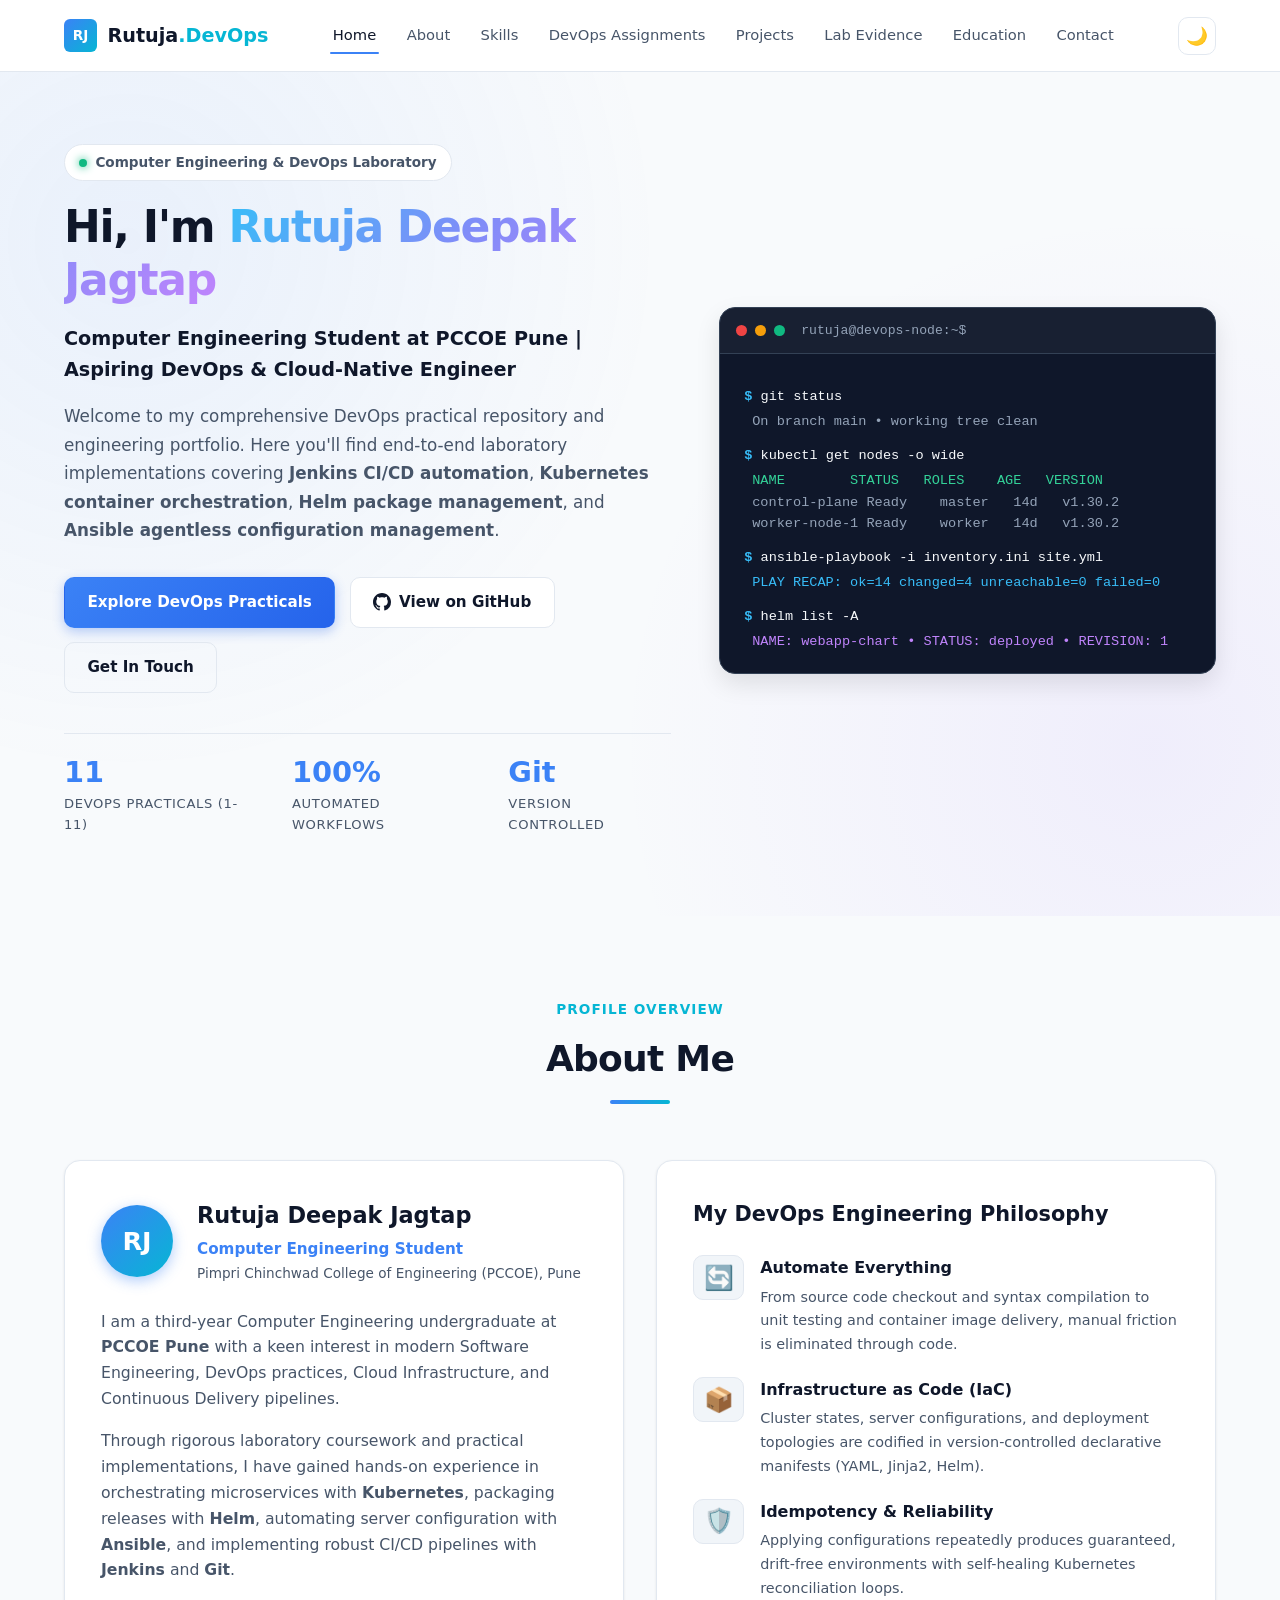
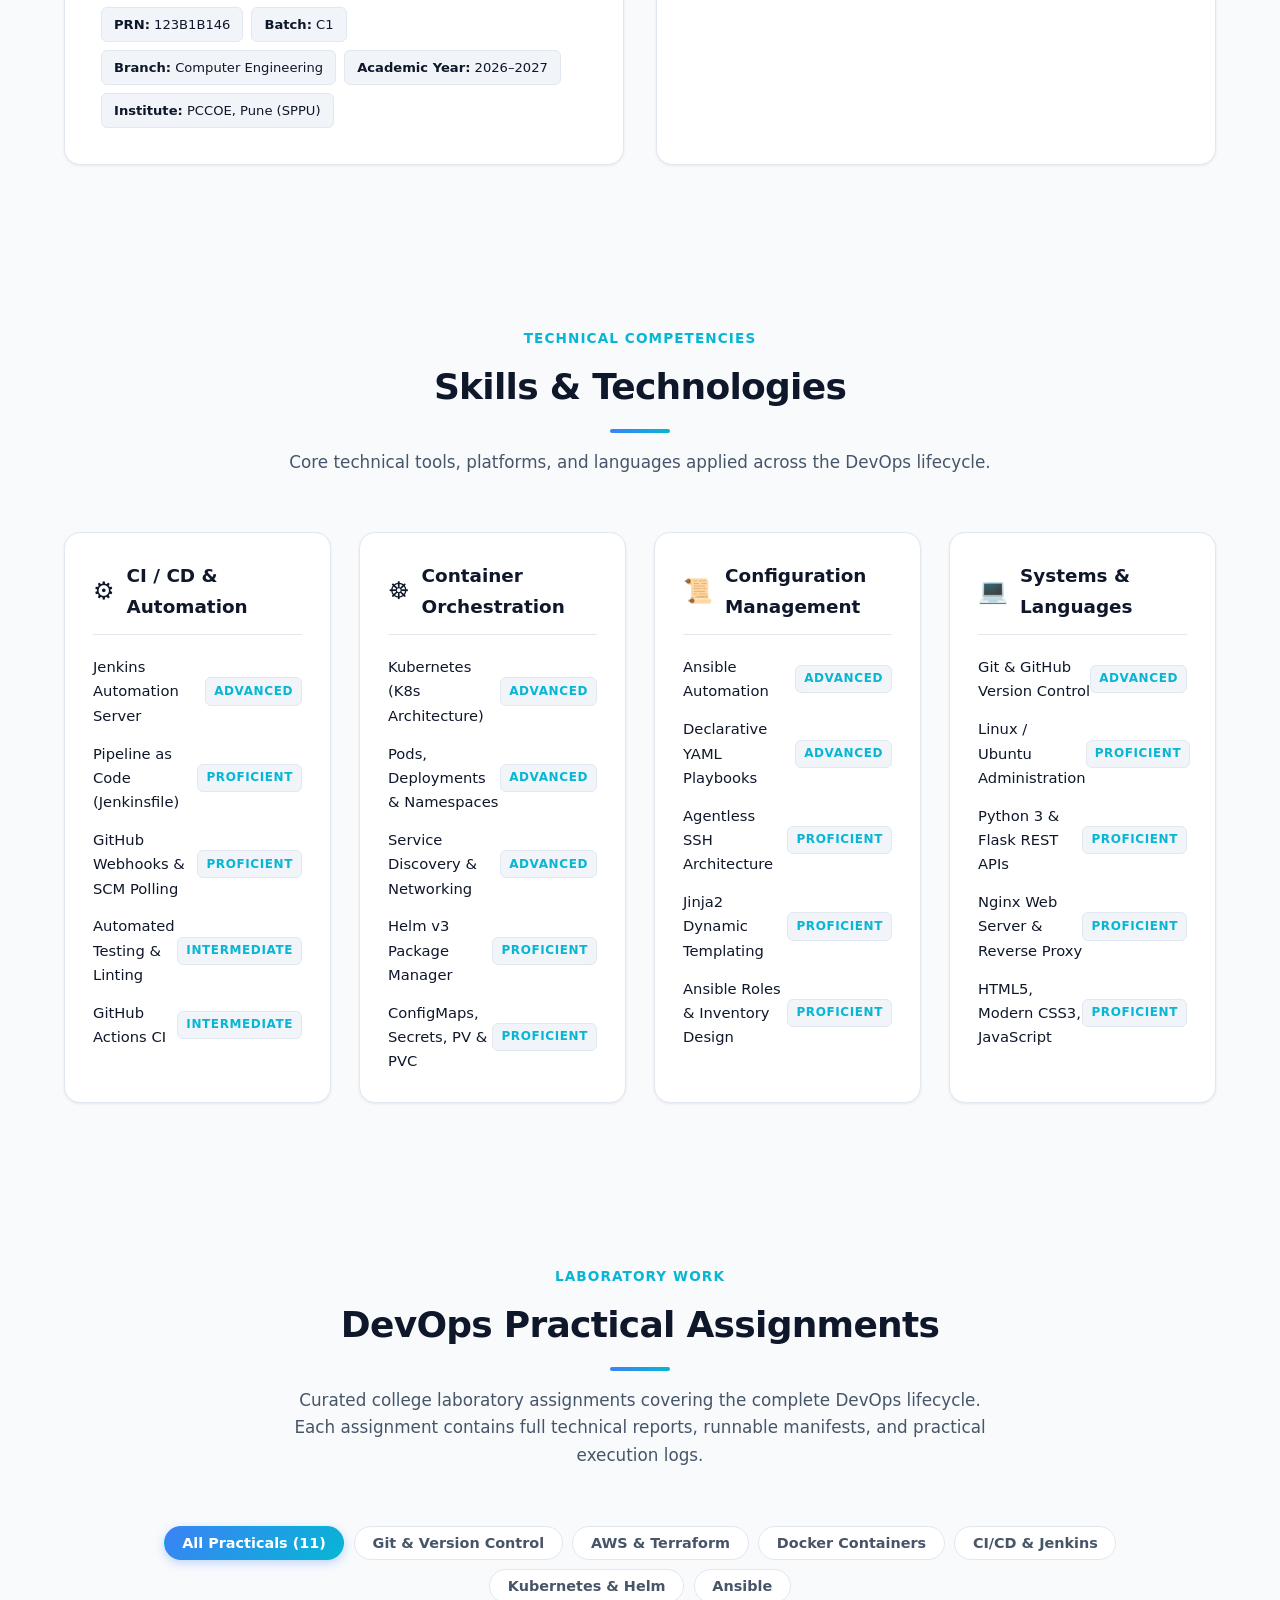
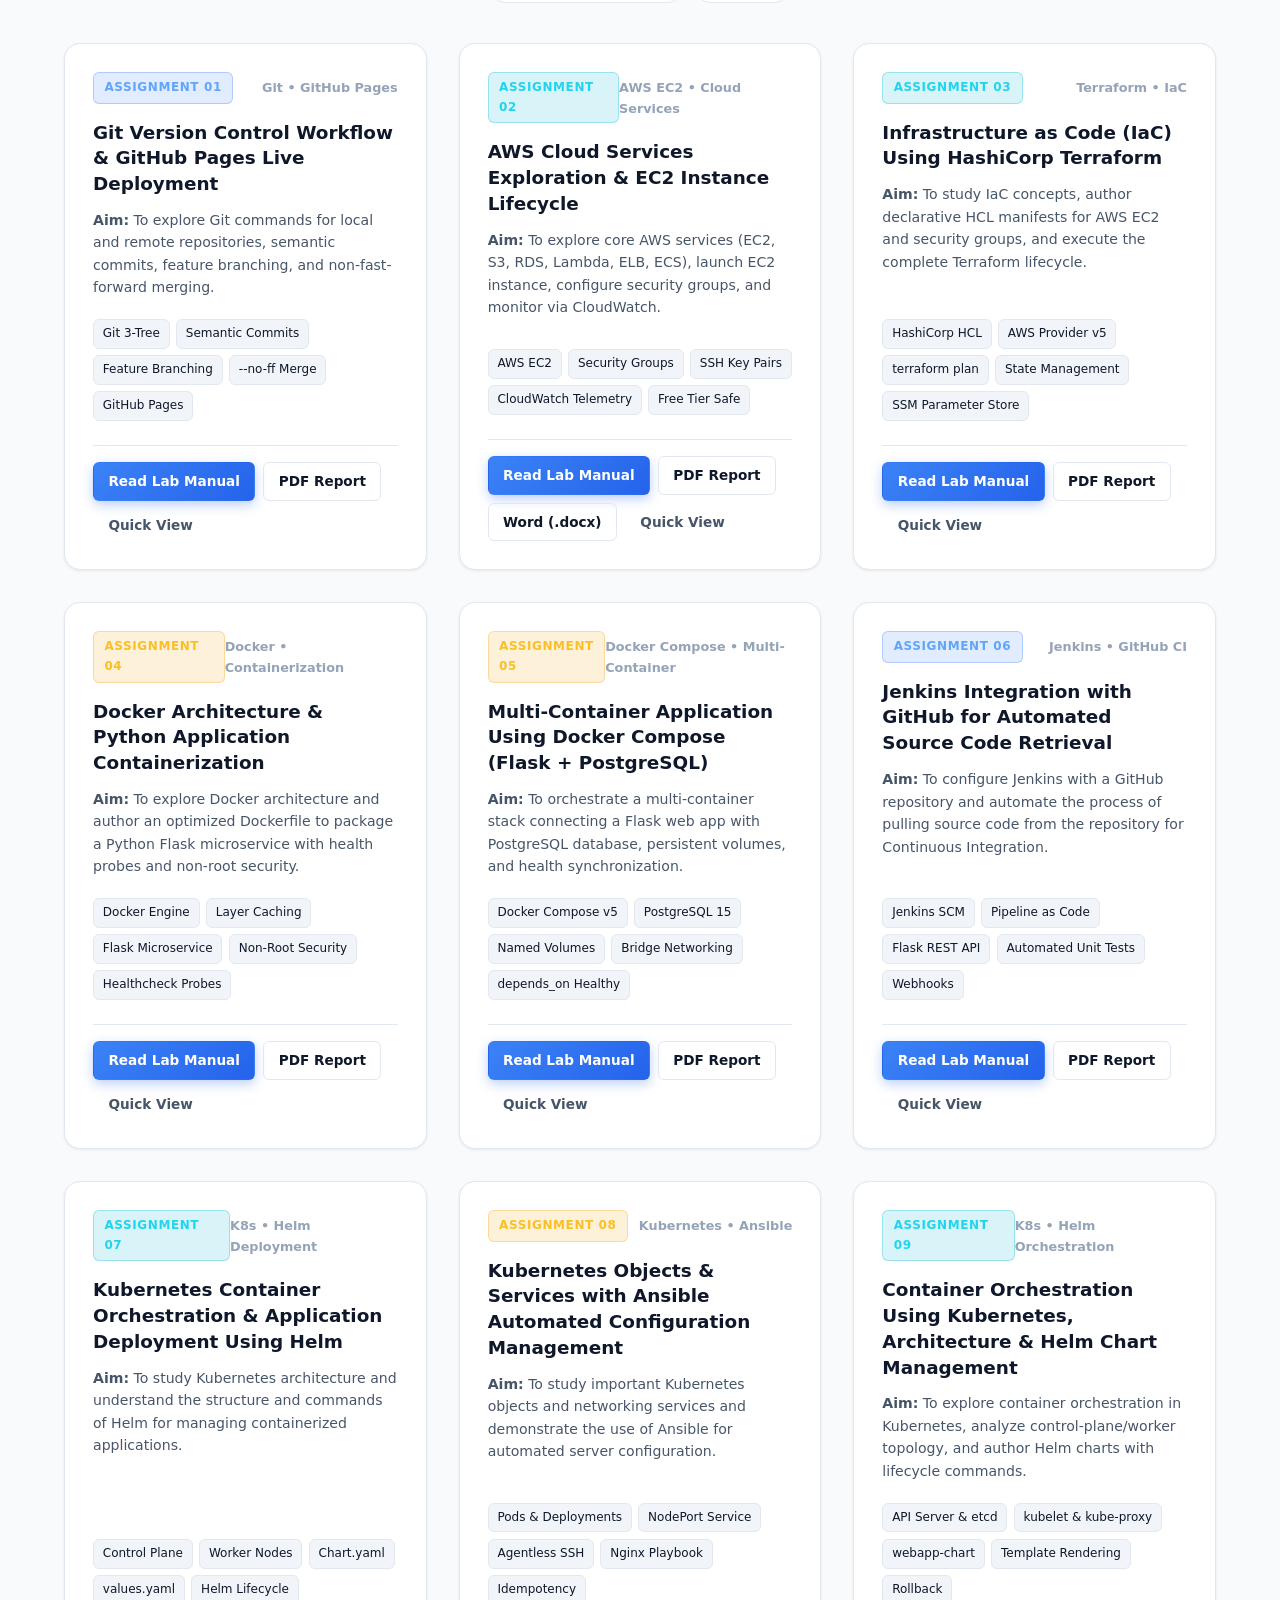
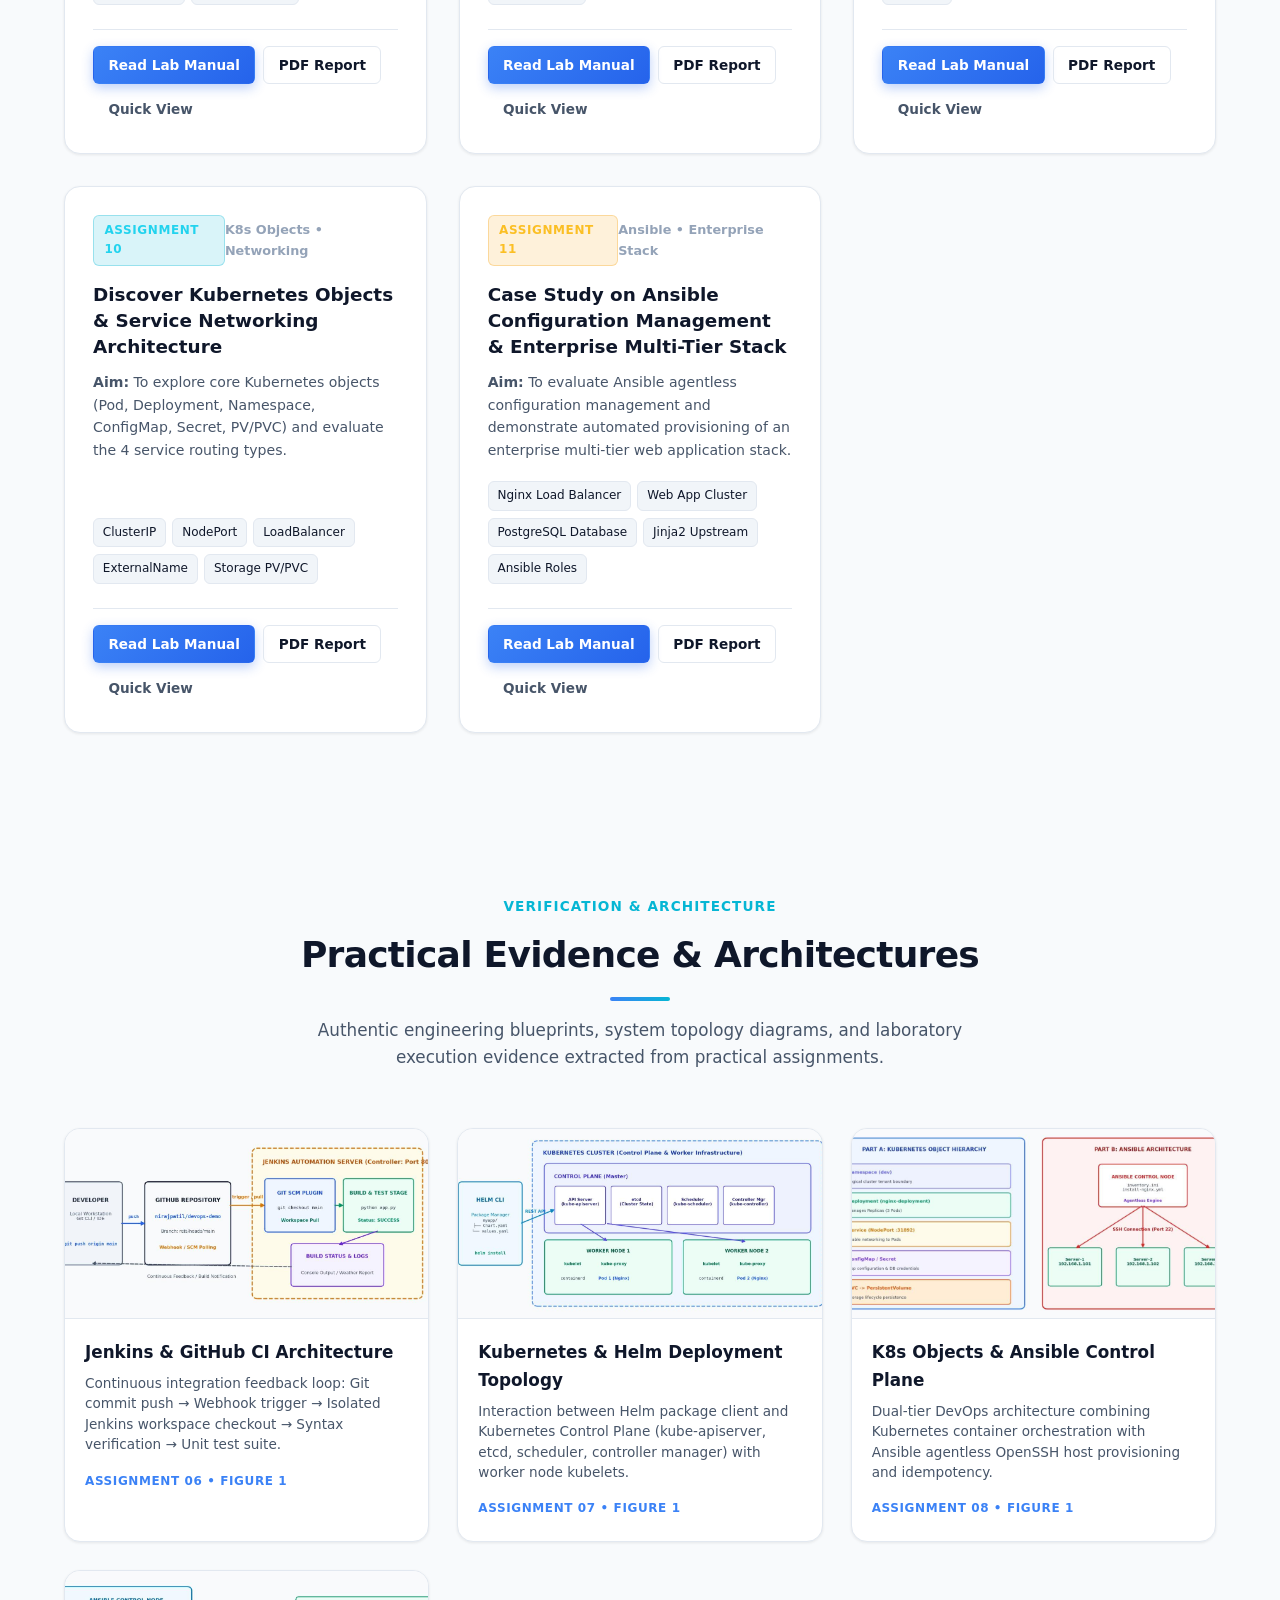
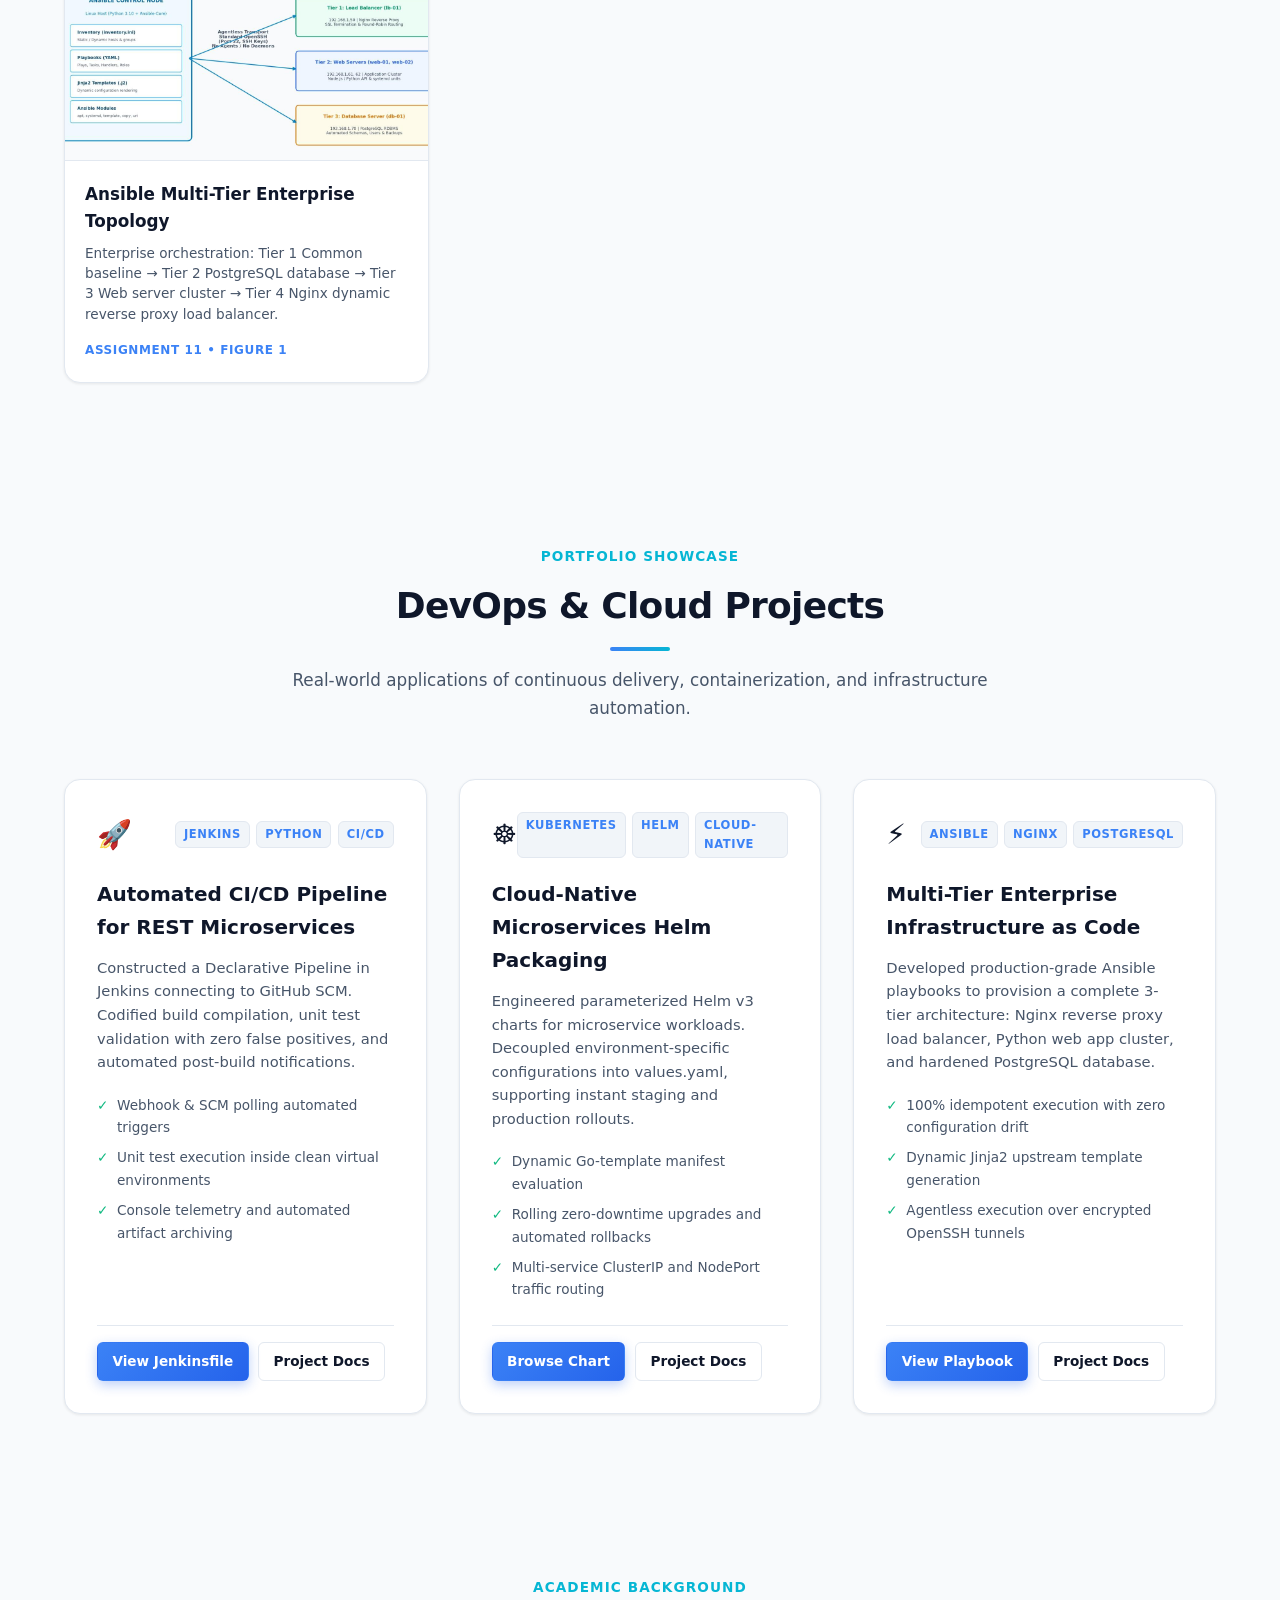
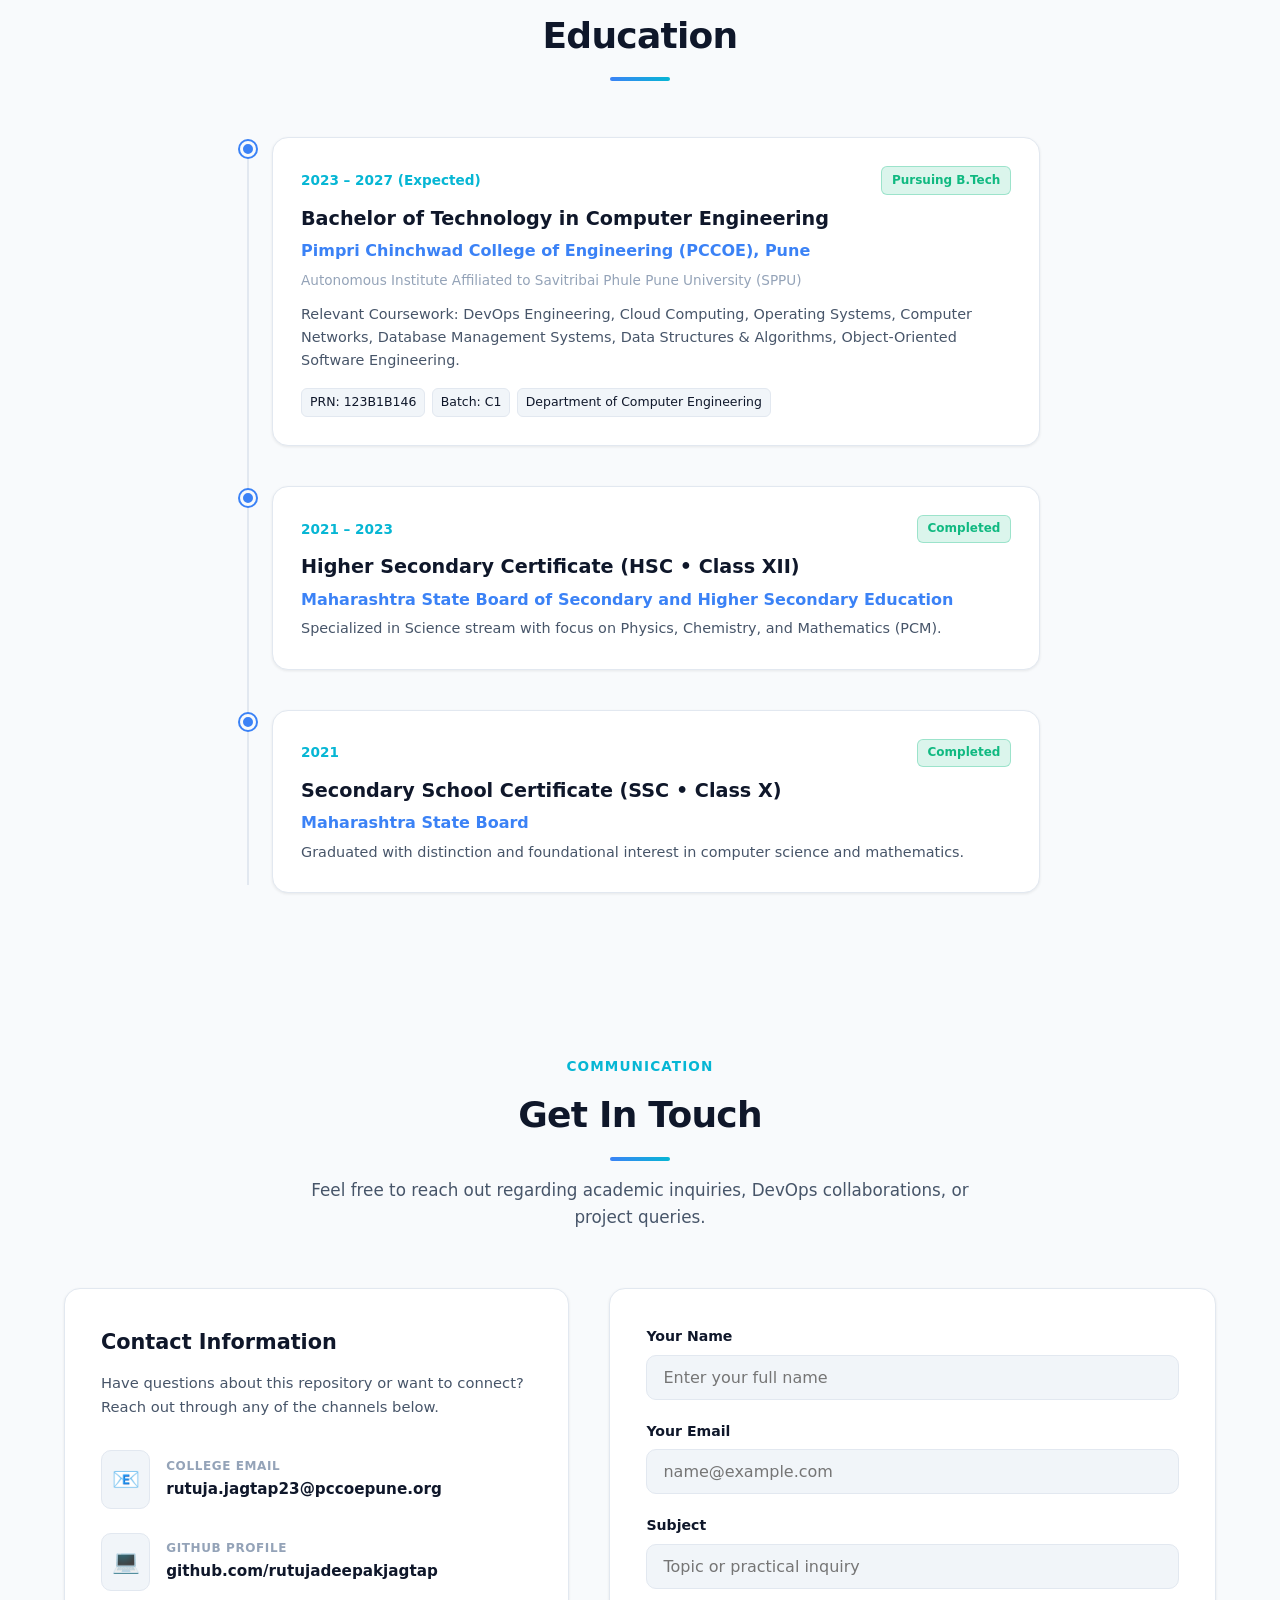
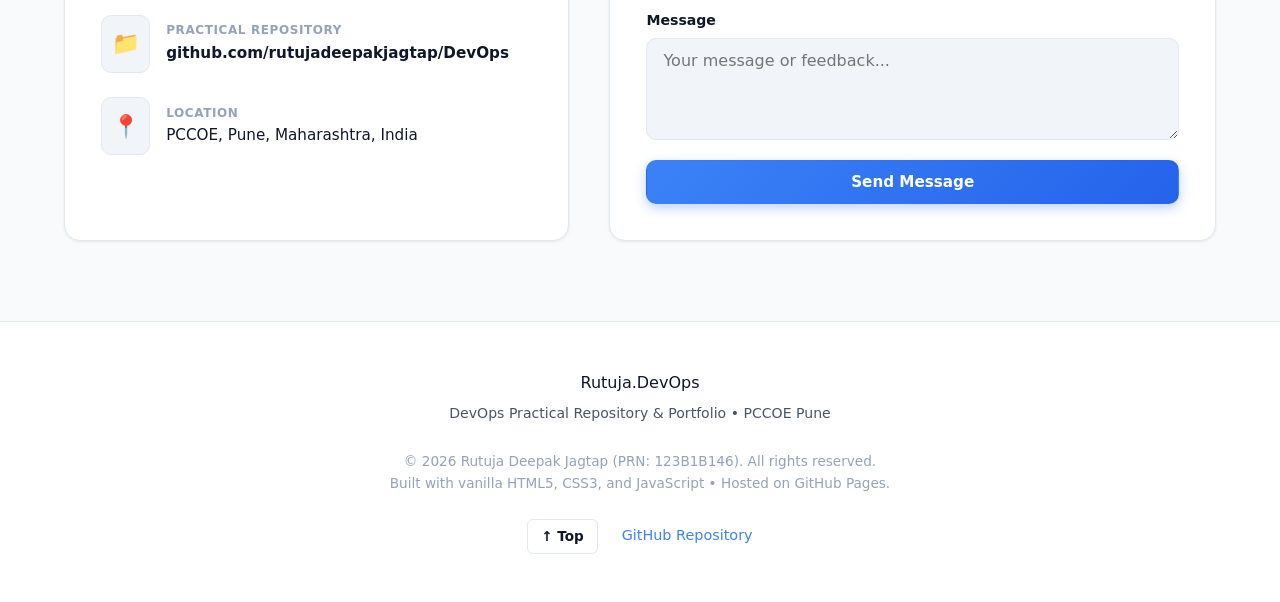
<file: index.html>
<!DOCTYPE html>
<html lang="en" data-theme="dark">
<head>
  <meta charset="UTF-8">
  <meta name="viewport" content="width=device-width, initial-scale=1.0">
  <meta name="description" content="Rutuja Deepak Jagtap - DevOps Practical Portfolio, Laboratory Assignments, and Cloud Engineering Projects at PCCOE Pune.">
  <meta name="author" content="Rutuja Deepak Jagtap">
  <title>Rutuja Jagtap | DevOps Portfolio & Practical Repository</title>
  <link rel="stylesheet" href="css/style.css">
  <link rel="icon" type="image/svg+xml" href="data:image/svg+xml,<svg xmlns='http://www.w3.org/2000/svg' viewBox='0 0 100 100'><text y='.9em' font-size='90'>🚀</text></svg>">
</head>
<body>
  <!-- Navigation Header -->
  <header class="site-header" id="header">
    <div class="container nav-container">
      <a href="#home" class="brand-logo" aria-label="Rutuja Jagtap Homepage">
        <span class="brand-badge">RJ</span>
        <span class="brand-text">Rutuja<span class="highlight">.DevOps</span></span>
      </a>

      <nav class="main-nav" id="mainNav" aria-label="Primary Navigation">
        <ul class="nav-list">
          <li><a href="#home" class="nav-link active">Home</a></li>
          <li><a href="#about" class="nav-link">About</a></li>
          <li><a href="#skills" class="nav-link">Skills</a></li>
          <li><a href="#assignments" class="nav-link">DevOps Assignments</a></li>
          <li><a href="#projects" class="nav-link">Projects</a></li>
          <li><a href="#evidence" class="nav-link">Lab Evidence</a></li>
          <li><a href="#education" class="nav-link">Education</a></li>
          <li><a href="#contact" class="nav-link">Contact</a></li>
        </ul>
      </nav>

      <div class="header-actions">
        <!-- Theme Toggle Button -->
        <button id="themeToggle" class="theme-toggle-btn" aria-label="Toggle Dark and Light Mode" title="Toggle theme">
          <span class="theme-icon light-icon" aria-hidden="true">☀️</span>
          <span class="theme-icon dark-icon" aria-hidden="true">🌙</span>
        </button>

        <!-- Mobile Hamburger Button -->
        <button id="mobileMenuBtn" class="hamburger-btn" aria-label="Toggle mobile navigation menu" aria-expanded="false" aria-controls="mainNav">
          <span class="hamburger-bar"></span>
          <span class="hamburger-bar"></span>
          <span class="hamburger-bar"></span>
        </button>
      </div>
    </div>
  </header>

  <main id="mainContent">
    <!-- Hero Section -->
    <section class="hero-section" id="home">
      <div class="container hero-container">
        <div class="hero-content">
          <div class="hero-badge">
            <span class="badge-dot"></span> Computer Engineering & DevOps Laboratory
          </div>
          <h1 class="hero-title">
            Hi, I'm <span class="gradient-text">Rutuja Deepak Jagtap</span>
          </h1>
          <p class="hero-headline">
            Computer Engineering Student at PCCOE Pune | Aspiring DevOps & Cloud-Native Engineer
          </p>
          <p class="hero-description">
            Welcome to my comprehensive DevOps practical repository and engineering portfolio. Here you'll find end-to-end laboratory implementations covering <strong>Jenkins CI/CD automation</strong>, <strong>Kubernetes container orchestration</strong>, <strong>Helm package management</strong>, and <strong>Ansible agentless configuration management</strong>.
          </p>
          <div class="hero-cta-group">
            <a href="#assignments" class="btn btn-primary">Explore DevOps Practicals</a>
            <a href="https://github.com/rutujadeepakjagtap/DevOps" target="_blank" rel="noopener noreferrer" class="btn btn-secondary">
              <svg class="icon-svg" viewBox="0 0 24 24" fill="currentColor" width="18" height="18"><path d="M12 0C5.37 0 0 5.37 0 12c0 5.31 3.435 9.795 8.205 11.385.6.105.825-.255.825-.57 0-.285-.015-1.23-.015-2.235-3.015.555-3.795-.735-4.035-1.41-.135-.345-.72-1.41-1.23-1.695-.42-.225-1.02-.78-.015-.795.945-.015 1.62.87 1.845 1.23 1.08 1.815 2.805 1.305 3.495.99.105-.78.42-1.305.765-1.605-2.67-.3-5.46-1.335-5.46-5.925 0-1.305.465-2.385 1.23-3.225-.12-.3-.54-1.53.12-3.18 0 0 1.005-.315 3.3 1.23.96-.27 1.98-.405 3-.405s2.04.135 3 .405c2.295-1.56 3.3-1.23 3.3-1.23.66 1.65.24 2.88.12 3.18.765.84 1.23 1.905 1.23 3.225 0 4.605-2.805 5.625-5.475 5.925.435.375.81 1.095.81 2.22 0 1.605-.015 2.895-.015 3.3 0 .315.225.69.825.57A12.02 12.02 0 0024 12c0-6.63-5.37-12-12-12z"/></svg>
              View on GitHub
            </a>
            <a href="#contact" class="btn btn-outline">Get In Touch</a>
          </div>
          <div class="hero-stats">
            <div class="stat-card">
              <span class="stat-number">11</span>
              <span class="stat-label">DevOps Practicals (1-11)</span>
            </div>
            <div class="stat-card">
              <span class="stat-number">100%</span>
              <span class="stat-label">Automated Workflows</span>
            </div>
            <div class="stat-card">
              <span class="stat-number">Git</span>
              <span class="stat-label">Version Controlled</span>
            </div>
          </div>
        </div>

        <div class="hero-visual">
          <div class="terminal-card">
            <div class="terminal-header">
              <span class="term-dot red"></span>
              <span class="term-dot yellow"></span>
              <span class="term-dot green"></span>
              <span class="term-title">rutuja@devops-node:~$</span>
            </div>
            <div class="terminal-body">
              <p class="term-line"><span class="term-prompt">$</span> git status</p>
              <p class="term-out">On branch main &bull; working tree clean</p>
              <p class="term-line"><span class="term-prompt">$</span> kubectl get nodes -o wide</p>
              <p class="term-out text-success">NAME&nbsp;&nbsp;&nbsp;&nbsp;&nbsp;&nbsp;&nbsp;&nbsp;STATUS&nbsp;&nbsp;&nbsp;ROLES&nbsp;&nbsp;&nbsp;&nbsp;AGE&nbsp;&nbsp;&nbsp;VERSION</p>
              <p class="term-out">control-plane&nbsp;Ready&nbsp;&nbsp;&nbsp;&nbsp;master&nbsp;&nbsp;&nbsp;14d&nbsp;&nbsp;&nbsp;v1.30.2</p>
              <p class="term-out">worker-node-1&nbsp;Ready&nbsp;&nbsp;&nbsp;&nbsp;worker&nbsp;&nbsp;&nbsp;14d&nbsp;&nbsp;&nbsp;v1.30.2</p>
              <p class="term-line"><span class="term-prompt">$</span> ansible-playbook -i inventory.ini site.yml</p>
              <p class="term-out text-cyan">PLAY RECAP: ok=14 changed=4 unreachable=0 failed=0</p>
              <p class="term-line"><span class="term-prompt">$</span> helm list -A</p>
              <p class="term-out text-accent">NAME: webapp-chart &bull; STATUS: deployed &bull; REVISION: 1</p>
            </div>
          </div>
        </div>
      </div>
    </section>

    <!-- About Me Section -->
    <section class="section about-section" id="about">
      <div class="container">
        <div class="section-header">
          <span class="section-tag">Profile Overview</span>
          <h2 class="section-title">About Me</h2>
          <div class="section-line"></div>
        </div>

        <div class="about-grid">
          <div class="about-card profile-bio-card">
            <div class="about-avatar-container">
              <div class="avatar-ring">
                <span class="avatar-initials">RJ</span>
              </div>
              <div class="avatar-meta">
                <h3 class="profile-name">Rutuja Deepak Jagtap</h3>
                <p class="profile-role">Computer Engineering Student</p>
                <p class="profile-org">Pimpri Chinchwad College of Engineering (PCCOE), Pune</p>
              </div>
            </div>
            <p class="bio-text">
              I am a third-year Computer Engineering undergraduate at <strong>PCCOE Pune</strong> with a keen interest in modern Software Engineering, DevOps practices, Cloud Infrastructure, and Continuous Delivery pipelines. 
            </p>
            <p class="bio-text">
              Through rigorous laboratory coursework and practical implementations, I have gained hands-on experience in orchestrating microservices with <strong>Kubernetes</strong>, packaging releases with <strong>Helm</strong>, automating server configuration with <strong>Ansible</strong>, and implementing robust CI/CD pipelines with <strong>Jenkins</strong> and <strong>Git</strong>.
            </p>
            <div class="academic-badges">
              <span class="info-pill"><strong>PRN:</strong> 123B1B146</span>
              <span class="info-pill"><strong>Batch:</strong> C1</span>
              <span class="info-pill"><strong>Branch:</strong> Computer Engineering</span>
              <span class="info-pill"><strong>Academic Year:</strong> 2026–2027</span>
              <span class="info-pill"><strong>Institute:</strong> PCCOE, Pune (SPPU)</span>
            </div>
          </div>

          <div class="about-card devops-philosophy-card">
            <h3 class="card-heading">My DevOps Engineering Philosophy</h3>
            <div class="philosophy-items">
              <div class="ph-item">
                <div class="ph-icon">🔄</div>
                <div class="ph-text">
                  <h4>Automate Everything</h4>
                  <p>From source code checkout and syntax compilation to unit testing and container image delivery, manual friction is eliminated through code.</p>
                </div>
              </div>
              <div class="ph-item">
                <div class="ph-icon">📦</div>
                <div class="ph-text">
                  <h4>Infrastructure as Code (IaC)</h4>
                  <p>Cluster states, server configurations, and deployment topologies are codified in version-controlled declarative manifests (YAML, Jinja2, Helm).</p>
                </div>
              </div>
              <div class="ph-item">
                <div class="ph-icon">🛡️</div>
                <div class="ph-text">
                  <h4>Idempotency & Reliability</h4>
                  <p>Applying configurations repeatedly produces guaranteed, drift-free environments with self-healing Kubernetes reconciliation loops.</p>
                </div>
              </div>
            </div>
          </div>
        </div>
      </div>
    </section>

    <!-- Skills Section -->
    <section class="section skills-section" id="skills">
      <div class="container">
        <div class="section-header">
          <span class="section-tag">Technical Competencies</span>
          <h2 class="section-title">Skills & Technologies</h2>
          <div class="section-line"></div>
          <p class="section-subtitle">Core technical tools, platforms, and languages applied across the DevOps lifecycle.</p>
        </div>

        <div class="skills-grid">
          <!-- Skill Card 1: CI/CD & Automation -->
          <div class="skill-category-card">
            <div class="category-header">
              <div class="category-icon">⚙️</div>
              <h3 class="category-title">CI / CD & Automation</h3>
            </div>
            <ul class="skill-items-list">
              <li><span class="skill-name">Jenkins Automation Server</span><span class="skill-level">Advanced</span></li>
              <li><span class="skill-name">Pipeline as Code (Jenkinsfile)</span><span class="skill-level">Proficient</span></li>
              <li><span class="skill-name">GitHub Webhooks & SCM Polling</span><span class="skill-level">Proficient</span></li>
              <li><span class="skill-name">Automated Testing & Linting</span><span class="skill-level">Intermediate</span></li>
              <li><span class="skill-name">GitHub Actions CI</span><span class="skill-level">Intermediate</span></li>
            </ul>
          </div>

          <!-- Skill Card 2: Containerization & Orchestration -->
          <div class="skill-category-card">
            <div class="category-header">
              <div class="category-icon">☸️</div>
              <h3 class="category-title">Container Orchestration</h3>
            </div>
            <ul class="skill-items-list">
              <li><span class="skill-name">Kubernetes (K8s Architecture)</span><span class="skill-level">Advanced</span></li>
              <li><span class="skill-name">Pods, Deployments & Namespaces</span><span class="skill-level">Advanced</span></li>
              <li><span class="skill-name">Service Discovery & Networking</span><span class="skill-level">Advanced</span></li>
              <li><span class="skill-name">Helm v3 Package Manager</span><span class="skill-level">Proficient</span></li>
              <li><span class="skill-name">ConfigMaps, Secrets, PV & PVC</span><span class="skill-level">Proficient</span></li>
            </ul>
          </div>

          <!-- Skill Card 3: Configuration Management -->
          <div class="skill-category-card">
            <div class="category-header">
              <div class="category-icon">📜</div>
              <h3 class="category-title">Configuration Management</h3>
            </div>
            <ul class="skill-items-list">
              <li><span class="skill-name">Ansible Automation</span><span class="skill-level">Advanced</span></li>
              <li><span class="skill-name">Declarative YAML Playbooks</span><span class="skill-level">Advanced</span></li>
              <li><span class="skill-name">Agentless SSH Architecture</span><span class="skill-level">Proficient</span></li>
              <li><span class="skill-name">Jinja2 Dynamic Templating</span><span class="skill-level">Proficient</span></li>
              <li><span class="skill-name">Ansible Roles & Inventory Design</span><span class="skill-level">Proficient</span></li>
            </ul>
          </div>

          <!-- Skill Card 4: Systems & Version Control -->
          <div class="skill-category-card">
            <div class="category-header">
              <div class="category-icon">💻</div>
              <h3 class="category-title">Systems & Languages</h3>
            </div>
            <ul class="skill-items-list">
              <li><span class="skill-name">Git & GitHub Version Control</span><span class="skill-level">Advanced</span></li>
              <li><span class="skill-name">Linux / Ubuntu Administration</span><span class="skill-level">Proficient</span></li>
              <li><span class="skill-name">Python 3 & Flask REST APIs</span><span class="skill-level">Proficient</span></li>
              <li><span class="skill-name">Nginx Web Server & Reverse Proxy</span><span class="skill-level">Proficient</span></li>
              <li><span class="skill-name">HTML5, Modern CSS3, JavaScript</span><span class="skill-level">Proficient</span></li>
            </ul>
          </div>
        </div>
      </div>
    </section>

    <!-- DevOps Practical Assignments Section -->
    <section class="section assignments-section" id="assignments">
      <div class="container">
        <div class="section-header">
          <span class="section-tag">Laboratory Work</span>
          <h2 class="section-title">DevOps Practical Assignments</h2>
          <div class="section-line"></div>
          <p class="section-subtitle">
            Curated college laboratory assignments covering the complete DevOps lifecycle. Each assignment contains full technical reports, runnable manifests, and practical execution logs.
          </p>
        </div>

        <!-- Filter Controls -->
        <div class="filter-controls" role="tablist" aria-label="Assignment Categories">
          <button class="filter-btn active" data-filter="all" role="tab" aria-selected="true">All Practicals (11)</button>
          <button class="filter-btn" data-filter="git" role="tab" aria-selected="false">Git & Version Control</button>
          <button class="filter-btn" data-filter="cloud" role="tab" aria-selected="false">AWS & Terraform</button>
          <button class="filter-btn" data-filter="docker" role="tab" aria-selected="false">Docker Containers</button>
          <button class="filter-btn" data-filter="cicd" role="tab" aria-selected="false">CI/CD & Jenkins</button>
          <button class="filter-btn" data-filter="k8s" role="tab" aria-selected="false">Kubernetes & Helm</button>
          <button class="filter-btn" data-filter="ansible" role="tab" aria-selected="false">Ansible</button>
        </div>

        <!-- Assignments Grid -->
        <div class="assignments-grid">

          <!-- Assignment 1 -->
          <article class="assignment-card" data-category="git">
            <div class="assignment-badge-row">
              <span class="asg-badge badge-cicd">Assignment 01</span>
              <span class="asg-tag">Git &bull; GitHub Pages</span>
            </div>
            <h3 class="assignment-title">Git Version Control Workflow & GitHub Pages Live Deployment</h3>
            <p class="assignment-aim">
              <strong>Aim:</strong> To explore Git commands for local and remote repositories, semantic commits, feature branching, and non-fast-forward merging.
            </p>
            <div class="assignment-highlights">
              <span class="hl-tag">Git 3-Tree</span>
              <span class="hl-tag">Semantic Commits</span>
              <span class="hl-tag">Feature Branching</span>
              <span class="hl-tag">--no-ff Merge</span>
              <span class="hl-tag">GitHub Pages</span>
            </div>
            <div class="assignment-links">
              <a href="assignments/assignment-01-git-version-control/README.md" class="btn btn-sm btn-primary">Read Lab Manual</a>
              <a href="assets/docs/123B1B146_Rutuja_Jagtap_DevOps_Assignment_Git_Portfolio_Deployment.pdf" target="_blank" class="btn btn-sm btn-outline">PDF Report</a>
              <button class="btn btn-sm btn-ghost view-details-btn" data-modal="modal-asg-1">Quick View</button>
            </div>
          </article>

          <!-- Assignment 2 -->
          <article class="assignment-card" data-category="cloud">
            <div class="assignment-badge-row">
              <span class="asg-badge badge-k8s">Assignment 02</span>
              <span class="asg-tag">AWS EC2 &bull; Cloud Services</span>
            </div>
            <h3 class="assignment-title">AWS Cloud Services Exploration & EC2 Instance Lifecycle</h3>
            <p class="assignment-aim">
              <strong>Aim:</strong> To explore core AWS services (EC2, S3, RDS, Lambda, ELB, ECS), launch EC2 instance, configure security groups, and monitor via CloudWatch.
            </p>
            <div class="assignment-highlights">
              <span class="hl-tag">AWS EC2</span>
              <span class="hl-tag">Security Groups</span>
              <span class="hl-tag">SSH Key Pairs</span>
              <span class="hl-tag">CloudWatch Telemetry</span>
              <span class="hl-tag">Free Tier Safe</span>
            </div>
            <div class="assignment-links">
              <a href="assignments/assignment-02-aws-cloud-ec2/README.md" class="btn btn-sm btn-primary">Read Lab Manual</a>
              <a href="assets/docs/123B1B146_Rutuja_Jagtap_DevOps_Assignment_2_AWS_EC2.pdf" target="_blank" class="btn btn-sm btn-outline">PDF Report</a>
              <a href="assets/docs/123B1B146_Rutuja_Jagtap_DevOps_Assignment_2_AWS_EC2.docx" download class="btn btn-sm btn-outline">Word (.docx)</a>
              <button class="btn btn-sm btn-ghost view-details-btn" data-modal="modal-asg-2">Quick View</button>
            </div>
          </article>

          <!-- Assignment 3 -->
          <article class="assignment-card" data-category="cloud">
            <div class="assignment-badge-row">
              <span class="asg-badge badge-k8s">Assignment 03</span>
              <span class="asg-tag">Terraform &bull; IaC</span>
            </div>
            <h3 class="assignment-title">Infrastructure as Code (IaC) Using HashiCorp Terraform</h3>
            <p class="assignment-aim">
              <strong>Aim:</strong> To study IaC concepts, author declarative HCL manifests for AWS EC2 and security groups, and execute the complete Terraform lifecycle.
            </p>
            <div class="assignment-highlights">
              <span class="hl-tag">HashiCorp HCL</span>
              <span class="hl-tag">AWS Provider v5</span>
              <span class="hl-tag">terraform plan</span>
              <span class="hl-tag">State Management</span>
              <span class="hl-tag">SSM Parameter Store</span>
            </div>
            <div class="assignment-links">
              <a href="assignments/assignment-03-terraform-iac/README.md" class="btn btn-sm btn-primary">Read Lab Manual</a>
              <a href="assets/docs/123B1B146_Devops_ass_3.pdf" target="_blank" class="btn btn-sm btn-outline">PDF Report</a>
              <button class="btn btn-sm btn-ghost view-details-btn" data-modal="modal-asg-3">Quick View</button>
            </div>
          </article>

          <!-- Assignment 4 -->
          <article class="assignment-card" data-category="docker">
            <div class="assignment-badge-row">
              <span class="asg-badge badge-ansible">Assignment 04</span>
              <span class="asg-tag">Docker &bull; Containerization</span>
            </div>
            <h3 class="assignment-title">Docker Architecture & Python Application Containerization</h3>
            <p class="assignment-aim">
              <strong>Aim:</strong> To explore Docker architecture and author an optimized Dockerfile to package a Python Flask microservice with health probes and non-root security.
            </p>
            <div class="assignment-highlights">
              <span class="hl-tag">Docker Engine</span>
              <span class="hl-tag">Layer Caching</span>
              <span class="hl-tag">Flask Microservice</span>
              <span class="hl-tag">Non-Root Security</span>
              <span class="hl-tag">Healthcheck Probes</span>
            </div>
            <div class="assignment-links">
              <a href="assignments/assignment-04-docker-python-app/README.md" class="btn btn-sm btn-primary">Read Lab Manual</a>
              <a href="assets/docs/123B1B146_Devops5.pdf" target="_blank" class="btn btn-sm btn-outline">PDF Report</a>
              <button class="btn btn-sm btn-ghost view-details-btn" data-modal="modal-asg-4">Quick View</button>
            </div>
          </article>

          <!-- Assignment 5 -->
          <article class="assignment-card" data-category="docker">
            <div class="assignment-badge-row">
              <span class="asg-badge badge-ansible">Assignment 05</span>
              <span class="asg-tag">Docker Compose &bull; Multi-Container</span>
            </div>
            <h3 class="assignment-title">Multi-Container Application Using Docker Compose (Flask + PostgreSQL)</h3>
            <p class="assignment-aim">
              <strong>Aim:</strong> To orchestrate a multi-container stack connecting a Flask web app with PostgreSQL database, persistent volumes, and health synchronization.
            </p>
            <div class="assignment-highlights">
              <span class="hl-tag">Docker Compose v5</span>
              <span class="hl-tag">PostgreSQL 15</span>
              <span class="hl-tag">Named Volumes</span>
              <span class="hl-tag">Bridge Networking</span>
              <span class="hl-tag">depends_on Healthy</span>
            </div>
            <div class="assignment-links">
              <a href="assignments/assignment-05-docker-compose-multicontainer/README.md" class="btn btn-sm btn-primary">Read Lab Manual</a>
              <a href="assets/docs/123B1B146_Devops5.pdf" target="_blank" class="btn btn-sm btn-outline">PDF Report</a>
              <button class="btn btn-sm btn-ghost view-details-btn" data-modal="modal-asg-5">Quick View</button>
            </div>
          </article>

          <!-- Assignment 6 -->
          <article class="assignment-card" data-category="cicd">
            <div class="assignment-badge-row">
              <span class="asg-badge badge-cicd">Assignment 06</span>
              <span class="asg-tag">Jenkins &bull; GitHub CI</span>
            </div>
            <h3 class="assignment-title">Jenkins Integration with GitHub for Automated Source Code Retrieval</h3>
            <p class="assignment-aim">
              <strong>Aim:</strong> To configure Jenkins with a GitHub repository and automate the process of pulling source code from the repository for Continuous Integration.
            </p>
            <div class="assignment-highlights">
              <span class="hl-tag">Jenkins SCM</span>
              <span class="hl-tag">Pipeline as Code</span>
              <span class="hl-tag">Flask REST API</span>
              <span class="hl-tag">Automated Unit Tests</span>
              <span class="hl-tag">Webhooks</span>
            </div>
            <div class="assignment-links">
              <a href="assignments/assignment-06-jenkins-github/README.md" class="btn btn-sm btn-primary">Read Lab Manual</a>
              <a href="assets/docs/123B1B146_RUTUJA_JAGTAP_DevOps_Assignment_6_Jenkins_GitHub.pdf" target="_blank" class="btn btn-sm btn-outline">PDF Report</a>
              <button class="btn btn-sm btn-ghost view-details-btn" data-modal="modal-asg-6">Quick View</button>
            </div>
          </article>

          <!-- Assignment 7 -->
          <article class="assignment-card" data-category="k8s helm">
            <div class="assignment-badge-row">
              <span class="asg-badge badge-k8s">Assignment 07</span>
              <span class="asg-tag">K8s &bull; Helm Deployment</span>
            </div>
            <h3 class="assignment-title">Kubernetes Container Orchestration & Application Deployment Using Helm</h3>
            <p class="assignment-aim">
              <strong>Aim:</strong> To study Kubernetes architecture and understand the structure and commands of Helm for managing containerized applications.
            </p>
            <div class="assignment-highlights">
              <span class="hl-tag">Control Plane</span>
              <span class="hl-tag">Worker Nodes</span>
              <span class="hl-tag">Chart.yaml</span>
              <span class="hl-tag">values.yaml</span>
              <span class="hl-tag">Helm Lifecycle</span>
            </div>
            <div class="assignment-links">
              <a href="assignments/assignment-07-kubernetes-helm/README.md" class="btn btn-sm btn-primary">Read Lab Manual</a>
              <a href="assets/docs/123B1B146_Rutuja_Jagtap_DevOps_Assignment_7_Kubernetes_Helm.pdf" target="_blank" class="btn btn-sm btn-outline">PDF Report</a>
              <button class="btn btn-sm btn-ghost view-details-btn" data-modal="modal-asg-7">Quick View</button>
            </div>
          </article>

          <!-- Assignment 8 -->
          <article class="assignment-card" data-category="k8s ansible">
            <div class="assignment-badge-row">
              <span class="asg-badge badge-ansible">Assignment 08</span>
              <span class="asg-tag">Kubernetes &bull; Ansible</span>
            </div>
            <h3 class="assignment-title">Kubernetes Objects & Services with Ansible Automated Configuration Management</h3>
            <p class="assignment-aim">
              <strong>Aim:</strong> To study important Kubernetes objects and networking services and demonstrate the use of Ansible for automated server configuration.
            </p>
            <div class="assignment-highlights">
              <span class="hl-tag">Pods & Deployments</span>
              <span class="hl-tag">NodePort Service</span>
              <span class="hl-tag">Agentless SSH</span>
              <span class="hl-tag">Nginx Playbook</span>
              <span class="hl-tag">Idempotency</span>
            </div>
            <div class="assignment-links">
              <a href="assignments/assignment-08-k8s-ansible/README.md" class="btn btn-sm btn-primary">Read Lab Manual</a>
              <a href="assets/docs/123B1B146_Rutuja_Jagtap_DevOps_Assignment_8_K8s_Ansible.pdf" target="_blank" class="btn btn-sm btn-outline">PDF Report</a>
              <button class="btn btn-sm btn-ghost view-details-btn" data-modal="modal-asg-8">Quick View</button>
            </div>
          </article>

          <!-- Assignment 9 -->
          <article class="assignment-card" data-category="k8s helm">
            <div class="assignment-badge-row">
              <span class="asg-badge badge-k8s">Assignment 09</span>
              <span class="asg-tag">K8s &bull; Helm Orchestration</span>
            </div>
            <h3 class="assignment-title">Container Orchestration Using Kubernetes, Architecture & Helm Chart Management</h3>
            <p class="assignment-aim">
              <strong>Aim:</strong> To explore container orchestration in Kubernetes, analyze control-plane/worker topology, and author Helm charts with lifecycle commands.
            </p>
            <div class="assignment-highlights">
              <span class="hl-tag">API Server & etcd</span>
              <span class="hl-tag">kubelet & kube-proxy</span>
              <span class="hl-tag">webapp-chart</span>
              <span class="hl-tag">Template Rendering</span>
              <span class="hl-tag">Rollback</span>
            </div>
            <div class="assignment-links">
              <a href="assignments/assignment-09-kubernetes-helm/README.md" class="btn btn-sm btn-primary">Read Lab Manual</a>
              <a href="assets/docs/123B1B146_RUTUJA_JAGTAP_DevOps_Assignment_9_Kubernetes_Helm.pdf" target="_blank" class="btn btn-sm btn-outline">PDF Report</a>
              <button class="btn btn-sm btn-ghost view-details-btn" data-modal="modal-asg-9">Quick View</button>
            </div>
          </article>

          <!-- Assignment 10 -->
          <article class="assignment-card" data-category="k8s">
            <div class="assignment-badge-row">
              <span class="asg-badge badge-k8s">Assignment 10</span>
              <span class="asg-tag">K8s Objects &bull; Networking</span>
            </div>
            <h3 class="assignment-title">Discover Kubernetes Objects & Service Networking Architecture</h3>
            <p class="assignment-aim">
              <strong>Aim:</strong> To explore core Kubernetes objects (Pod, Deployment, Namespace, ConfigMap, Secret, PV/PVC) and evaluate the 4 service routing types.
            </p>
            <div class="assignment-highlights">
              <span class="hl-tag">ClusterIP</span>
              <span class="hl-tag">NodePort</span>
              <span class="hl-tag">LoadBalancer</span>
              <span class="hl-tag">ExternalName</span>
              <span class="hl-tag">Storage PV/PVC</span>
            </div>
            <div class="assignment-links">
              <a href="assignments/assignment-10-k8s-objects-services/README.md" class="btn btn-sm btn-primary">Read Lab Manual</a>
              <a href="assets/docs/123B1B146_Rutuja_Jagtap_DevOps_Assignment_10_K8s_Objects_Services.pdf" target="_blank" class="btn btn-sm btn-outline">PDF Report</a>
              <button class="btn btn-sm btn-ghost view-details-btn" data-modal="modal-asg-10">Quick View</button>
            </div>
          </article>

          <!-- Assignment 11 -->
          <article class="assignment-card" data-category="ansible">
            <div class="assignment-badge-row">
              <span class="asg-badge badge-ansible">Assignment 11</span>
              <span class="asg-tag">Ansible &bull; Enterprise Stack</span>
            </div>
            <h3 class="assignment-title">Case Study on Ansible Configuration Management & Enterprise Multi-Tier Stack</h3>
            <p class="assignment-aim">
              <strong>Aim:</strong> To evaluate Ansible agentless configuration management and demonstrate automated provisioning of an enterprise multi-tier web application stack.
            </p>
            <div class="assignment-highlights">
              <span class="hl-tag">Nginx Load Balancer</span>
              <span class="hl-tag">Web App Cluster</span>
              <span class="hl-tag">PostgreSQL Database</span>
              <span class="hl-tag">Jinja2 Upstream</span>
              <span class="hl-tag">Ansible Roles</span>
            </div>
            <div class="assignment-links">
              <a href="assignments/assignment-11-ansible-case-study/README.md" class="btn btn-sm btn-primary">Read Lab Manual</a>
              <a href="assets/docs/123B1B146_Rutuja_Jagtap_DevOps_Assignment_11_Ansible_Case_Study.pdf" target="_blank" class="btn btn-sm btn-outline">PDF Report</a>
              <button class="btn btn-sm btn-ghost view-details-btn" data-modal="modal-asg-11">Quick View</button>
            </div>
          </article>

        </div>
      </div>
    </section>

    <!-- Lab Evidence & Architectural Blueprints Section -->
    <section class="section evidence-section" id="evidence">
      <div class="container">
        <div class="section-header">
          <span class="section-tag">Verification & Architecture</span>
          <h2 class="section-title">Practical Evidence & Architectures</h2>
          <div class="section-line"></div>
          <p class="section-subtitle">
            Authentic engineering blueprints, system topology diagrams, and laboratory execution evidence extracted from practical assignments.
          </p>
        </div>

        <div class="evidence-grid">
          <!-- Evidence 1: Jenkins GitHub Architecture -->
          <div class="evidence-card">
            <div class="evidence-img-wrap">
              <img src="assignments/assignment-06-jenkins-github/screenshots/evidence_p2_2.jpeg" alt="Jenkins and GitHub CI Architecture Diagram" loading="lazy">
            </div>
            <div class="evidence-info">
              <h4>Jenkins & GitHub CI Architecture</h4>
              <p>Continuous integration feedback loop: Git commit push &rarr; Webhook trigger &rarr; Isolated Jenkins workspace checkout &rarr; Syntax verification &rarr; Unit test suite.</p>
              <span class="asg-ref">Assignment 06 &bull; Figure 1</span>
            </div>
          </div>

          <!-- Evidence 2: Kubernetes Cluster Architecture -->
          <div class="evidence-card">
            <div class="evidence-img-wrap">
              <img src="assignments/assignment-07-kubernetes-helm/screenshots/evidence_p2_2.jpeg" alt="Kubernetes Control Plane and Helm Deployment Architecture" loading="lazy">
            </div>
            <div class="evidence-info">
              <h4>Kubernetes & Helm Deployment Topology</h4>
              <p>Interaction between Helm package client and Kubernetes Control Plane (kube-apiserver, etcd, scheduler, controller manager) with worker node kubelets.</p>
              <span class="asg-ref">Assignment 07 &bull; Figure 1</span>
            </div>
          </div>

          <!-- Evidence 3: Kubernetes Objects & Ansible -->
          <div class="evidence-card">
            <div class="evidence-img-wrap">
              <img src="assignments/assignment-08-k8s-ansible/screenshots/evidence_p2_2.jpeg" alt="Kubernetes Object Hierarchy and Ansible Agentless Architecture" loading="lazy">
            </div>
            <div class="evidence-info">
              <h4>K8s Objects & Ansible Control Plane</h4>
              <p>Dual-tier DevOps architecture combining Kubernetes container orchestration with Ansible agentless OpenSSH host provisioning and idempotency.</p>
              <span class="asg-ref">Assignment 08 &bull; Figure 1</span>
            </div>
          </div>

          <!-- Evidence 4: Ansible Multi-Tier Enterprise Architecture -->
          <div class="evidence-card">
            <div class="evidence-img-wrap">
              <img src="assignments/assignment-11-ansible-case-study/screenshots/evidence_p3_2.jpeg" alt="Ansible Multi-Tier Enterprise Application Stack Architecture" loading="lazy">
            </div>
            <div class="evidence-info">
              <h4>Ansible Multi-Tier Enterprise Topology</h4>
              <p>Enterprise orchestration: Tier 1 Common baseline &rarr; Tier 2 PostgreSQL database &rarr; Tier 3 Web server cluster &rarr; Tier 4 Nginx dynamic reverse proxy load balancer.</p>
              <span class="asg-ref">Assignment 11 &bull; Figure 1</span>
            </div>
          </div>
        </div>
      </div>
    </section>

    <!-- Engineering Projects Section -->
    <section class="section projects-section" id="projects">
      <div class="container">
        <div class="section-header">
          <span class="section-tag">Portfolio Showcase</span>
          <h2 class="section-title">DevOps & Cloud Projects</h2>
          <div class="section-line"></div>
          <p class="section-subtitle">Real-world applications of continuous delivery, containerization, and infrastructure automation.</p>
        </div>

        <div class="projects-grid">
          <!-- Project 1 -->
          <div class="project-card">
            <div class="project-header">
              <div class="project-icon">🚀</div>
              <div class="project-tags">
                <span>Jenkins</span>
                <span>Python</span>
                <span>CI/CD</span>
              </div>
            </div>
            <h3 class="project-title">Automated CI/CD Pipeline for REST Microservices</h3>
            <p class="project-desc">
              Constructed a Declarative Pipeline in Jenkins connecting to GitHub SCM. Codified build compilation, unit test validation with zero false positives, and automated post-build notifications.
            </p>
            <ul class="project-features">
              <li>Webhook & SCM polling automated triggers</li>
              <li>Unit test execution inside clean virtual environments</li>
              <li>Console telemetry and automated artifact archiving</li>
            </ul>
            <div class="project-actions">
              <a href="assignments/assignment-06-jenkins-github/devops-demo/Jenkinsfile" class="btn btn-sm btn-primary">View Jenkinsfile</a>
              <a href="assignments/assignment-06-jenkins-github/" class="btn btn-sm btn-outline">Project Docs</a>
            </div>
          </div>

          <!-- Project 2 -->
          <div class="project-card">
            <div class="project-header">
              <div class="project-icon">☸️</div>
              <div class="project-tags">
                <span>Kubernetes</span>
                <span>Helm</span>
                <span>Cloud-Native</span>
              </div>
            </div>
            <h3 class="project-title">Cloud-Native Microservices Helm Packaging</h3>
            <p class="project-desc">
              Engineered parameterized Helm v3 charts for microservice workloads. Decoupled environment-specific configurations into values.yaml, supporting instant staging and production rollouts.
            </p>
            <ul class="project-features">
              <li>Dynamic Go-template manifest evaluation</li>
              <li>Rolling zero-downtime upgrades and automated rollbacks</li>
              <li>Multi-service ClusterIP and NodePort traffic routing</li>
            </ul>
            <div class="project-actions">
              <a href="assignments/assignment-09-kubernetes-helm/webapp-chart/" class="btn btn-sm btn-primary">Browse Chart</a>
              <a href="assignments/assignment-09-kubernetes-helm/" class="btn btn-sm btn-outline">Project Docs</a>
            </div>
          </div>

          <!-- Project 3 -->
          <div class="project-card">
            <div class="project-header">
              <div class="project-icon">⚡</div>
              <div class="project-tags">
                <span>Ansible</span>
                <span>Nginx</span>
                <span>PostgreSQL</span>
              </div>
            </div>
            <h3 class="project-title">Multi-Tier Enterprise Infrastructure as Code</h3>
            <p class="project-desc">
              Developed production-grade Ansible playbooks to provision a complete 3-tier architecture: Nginx reverse proxy load balancer, Python web app cluster, and hardened PostgreSQL database.
            </p>
            <ul class="project-features">
              <li>100% idempotent execution with zero configuration drift</li>
              <li>Dynamic Jinja2 upstream template generation</li>
              <li>Agentless execution over encrypted OpenSSH tunnels</li>
            </ul>
            <div class="project-actions">
              <a href="assignments/assignment-11-ansible-case-study/ansible/site.yml" class="btn btn-sm btn-primary">View Playbook</a>
              <a href="assignments/assignment-11-ansible-case-study/" class="btn btn-sm btn-outline">Project Docs</a>
            </div>
          </div>
        </div>
      </div>
    </section>

    <!-- Education Section -->
    <section class="section education-section" id="education">
      <div class="container">
        <div class="section-header">
          <span class="section-tag">Academic Background</span>
          <h2 class="section-title">Education</h2>
          <div class="section-line"></div>
        </div>

        <div class="timeline">
          <!-- Timeline Item 1 -->
          <div class="timeline-item">
            <div class="timeline-dot"></div>
            <div class="timeline-content">
              <div class="timeline-header">
                <span class="timeline-year">2023 &ndash; 2027 (Expected)</span>
                <span class="timeline-badge">Pursuing B.Tech</span>
              </div>
              <h3 class="timeline-title">Bachelor of Technology in Computer Engineering</h3>
              <h4 class="timeline-institution">Pimpri Chinchwad College of Engineering (PCCOE), Pune</h4>
              <p class="timeline-note">Autonomous Institute Affiliated to Savitribai Phule Pune University (SPPU)</p>
              <p class="timeline-desc">
                Relevant Coursework: DevOps Engineering, Cloud Computing, Operating Systems, Computer Networks, Database Management Systems, Data Structures & Algorithms, Object-Oriented Software Engineering.
              </p>
              <div class="timeline-tags">
                <span>PRN: 123B1B146</span>
                <span>Batch: C1</span>
                <span>Department of Computer Engineering</span>
              </div>
            </div>
          </div>

          <!-- Timeline Item 2 -->
          <div class="timeline-item">
            <div class="timeline-dot"></div>
            <div class="timeline-content">
              <div class="timeline-header">
                <span class="timeline-year">2021 &ndash; 2023</span>
                <span class="timeline-badge">Completed</span>
              </div>
              <h3 class="timeline-title">Higher Secondary Certificate (HSC &bull; Class XII)</h3>
              <h4 class="timeline-institution">Maharashtra State Board of Secondary and Higher Secondary Education</h4>
              <p class="timeline-desc">
                Specialized in Science stream with focus on Physics, Chemistry, and Mathematics (PCM).
              </p>
            </div>
          </div>

          <!-- Timeline Item 3 -->
          <div class="timeline-item">
            <div class="timeline-dot"></div>
            <div class="timeline-content">
              <div class="timeline-header">
                <span class="timeline-year">2021</span>
                <span class="timeline-badge">Completed</span>
              </div>
              <h3 class="timeline-title">Secondary School Certificate (SSC &bull; Class X)</h3>
              <h4 class="timeline-institution">Maharashtra State Board</h4>
              <p class="timeline-desc">
                Graduated with distinction and foundational interest in computer science and mathematics.
              </p>
            </div>
          </div>
        </div>
      </div>
    </section>

    <!-- Contact Section -->
    <section class="section contact-section" id="contact">
      <div class="container">
        <div class="section-header">
          <span class="section-tag">Communication</span>
          <h2 class="section-title">Get In Touch</h2>
          <div class="section-line"></div>
          <p class="section-subtitle">Feel free to reach out regarding academic inquiries, DevOps collaborations, or project queries.</p>
        </div>

        <div class="contact-grid">
          <div class="contact-info-panel">
            <h3 class="panel-heading">Contact Information</h3>
            <p class="panel-desc">
              Have questions about this repository or want to connect? Reach out through any of the channels below.
            </p>
            <div class="contact-items">
              <div class="c-item">
                <div class="c-icon">📧</div>
                <div class="c-details">
                  <span class="c-label">College Email</span>
                  <a href="mailto:rutuja.jagtap23@pccoepune.org" class="c-link">rutuja.jagtap23@pccoepune.org</a>
                </div>
              </div>
              <div class="c-item">
                <div class="c-icon">💻</div>
                <div class="c-details">
                  <span class="c-label">GitHub Profile</span>
                  <a href="https://github.com/rutujadeepakjagtap" target="_blank" rel="noopener noreferrer" class="c-link">github.com/rutujadeepakjagtap</a>
                </div>
              </div>
              <div class="c-item">
                <div class="c-icon">📁</div>
                <div class="c-details">
                  <span class="c-label">Practical Repository</span>
                  <a href="https://github.com/rutujadeepakjagtap/DevOps" target="_blank" rel="noopener noreferrer" class="c-link">github.com/rutujadeepakjagtap/DevOps</a>
                </div>
              </div>
              <div class="c-item">
                <div class="c-icon">📍</div>
                <div class="c-details">
                  <span class="c-label">Location</span>
                  <span class="c-text">PCCOE, Pune, Maharashtra, India</span>
                </div>
              </div>
            </div>
          </div>

          <!-- Contact Form -->
          <div class="contact-form-panel">
            <form id="contactForm" class="contact-form" novalidate>
              <div class="form-group">
                <label for="contactName">Your Name</label>
                <input type="text" id="contactName" name="name" class="form-control" placeholder="Enter your full name" required>
                <span class="form-error" id="nameError">Please enter your name.</span>
              </div>
              <div class="form-group">
                <label for="contactEmail">Your Email</label>
                <input type="email" id="contactEmail" name="email" class="form-control" placeholder="name@example.com" required>
                <span class="form-error" id="emailError">Please enter a valid email address.</span>
              </div>
              <div class="form-group">
                <label for="contactSubject">Subject</label>
                <input type="text" id="contactSubject" name="subject" class="form-control" placeholder="Topic or practical inquiry" required>
                <span class="form-error" id="subjectError">Please enter a subject.</span>
              </div>
              <div class="form-group">
                <label for="contactMessage">Message</label>
                <textarea id="contactMessage" name="message" rows="4" class="form-control" placeholder="Your message or feedback..." required></textarea>
                <span class="form-error" id="messageError">Please enter your message.</span>
              </div>
              <button type="submit" class="btn btn-primary btn-block">
                <span>Send Message</span>
              </button>
              <div class="form-feedback" id="formFeedback" role="alert"></div>
            </form>
          </div>
        </div>
      </div>
    </section>
  </main>

  <!-- Interactive Quick View Modal Container -->
  <div class="modal-overlay" id="assignmentModal" aria-hidden="true" role="dialog" aria-modal="true">
    <div class="modal-dialog">
      <div class="modal-header">
        <h3 class="modal-title" id="modalTitle">Assignment Details</h3>
        <button class="modal-close-btn" id="modalCloseBtn" aria-label="Close modal">&times;</button>
      </div>
      <div class="modal-body" id="modalBody">
        <!-- Content injected dynamically via JavaScript -->
      </div>
      <div class="modal-footer" id="modalFooter">
        <a href="#" id="modalManualLink" class="btn btn-sm btn-primary">Open Full Documentation</a>
        <a href="#" id="modalPdfLink" target="_blank" class="btn btn-sm btn-outline">Download PDF</a>
      </div>
    </div>
  </div>

  <!-- Footer -->
  <footer class="site-footer">
    <div class="container footer-container">
      <div class="footer-brand">
        <span class="brand-text">Rutuja<span class="highlight">.DevOps</span></span>
        <p class="footer-tagline">DevOps Practical Repository & Portfolio &bull; PCCOE Pune</p>
      </div>
      <div class="footer-meta">
        <p>&copy; 2026 Rutuja Deepak Jagtap (PRN: 123B1B146). All rights reserved.</p>
        <p>Built with vanilla HTML5, CSS3, and JavaScript &bull; Hosted on GitHub Pages.</p>
      </div>
      <div class="footer-links">
        <a href="#home" class="back-to-top-btn" title="Back to top" aria-label="Back to top">↑ Top</a>
        <a href="https://github.com/rutujadeepakjagtap/DevOps" target="_blank" rel="noopener noreferrer">GitHub Repository</a>
      </div>
    </div>
  </footer>

  <!-- Toast Notification Container -->
  <div id="toastNotification" class="toast-notification" aria-live="polite"></div>

  <script src="js/script.js"></script>
</body>
</html>
</file>
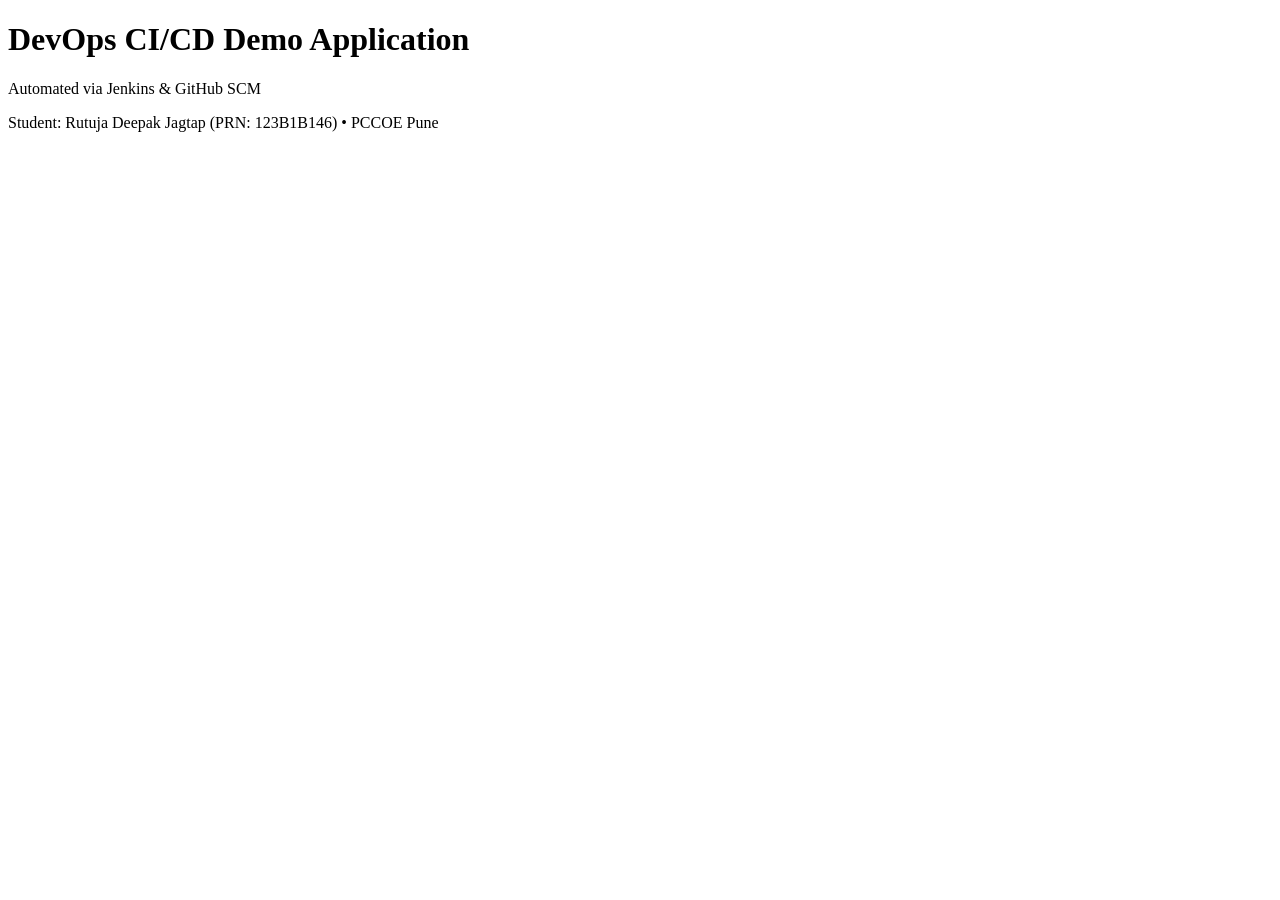
<file: assignments/assignment-06-jenkins-github/devops-demo/index.html>
<!DOCTYPE html>
<html>
<head>
    <title>DevOps CI/CD Demo - Rutuja Jagtap</title>
</head>
<body>
    <h1>DevOps CI/CD Demo Application</h1>
    <p>Automated via Jenkins & GitHub SCM</p>
    <p>Student: Rutuja Deepak Jagtap (PRN: 123B1B146) &bull; PCCOE Pune</p>
</body>
</html>
</file>
<file: css/style.css>
/* ==========================================================================
   DevOps Portfolio & Practical Repository - Core Stylesheet
   Author: Rutuja Deepak Jagtap (PCCOE Pune, PRN: 123B1B146)
   Vanilla CSS3 - Zero External Framework Dependencies
   ========================================================================== */

/* --------------------------------------------------------------------------
   CSS Variables & Color Palettes (Dark / Light Theme System)
   -------------------------------------------------------------------------- */
:root {
  /* Common Brand Accents */
  --color-primary: #3b82f6;
  --color-primary-hover: #2563eb;
  --color-accent: #06b6d4;
  --color-purple: #8b5cf6;
  --color-success: #10b981;
  --color-warning: #f59e0b;
  --color-danger: #ef4444;

  /* Typography */
  --font-sans: system-ui, -apple-system, BlinkMacSystemFont, 'Segoe UI', Roboto, Oxygen, Ubuntu, Cantarell, 'Open Sans', 'Helvetica Neue', sans-serif;
  --font-mono: 'Consolas', 'Monaco', 'Courier New', Courier, monospace;

  /* Layout Constants */
  --max-width: 1200px;
  --header-height: 72px;
  --radius-sm: 6px;
  --radius-md: 10px;
  --radius-lg: 16px;
  --radius-full: 9999px;

  /* Transitions */
  --transition-fast: 0.15s ease;
  --transition-normal: 0.25s ease;
  --transition-slow: 0.4s ease;
}

/* Dark Theme (Default) */
[data-theme="dark"] {
  --bg-body: #0b0f19;
  --bg-surface: #111827;
  --bg-card: #162032;
  --bg-card-hover: #1c293f;
  --bg-alt: #0d1322;
  --border-color: #1f2d47;
  --border-focus: #38bdf8;
  --text-main: #f8fafc;
  --text-muted: #94a3b8;
  --text-subtle: #64748b;
  --shadow-sm: 0 1px 3px rgba(0, 0, 0, 0.4);
  --shadow-md: 0 4px 16px rgba(0, 0, 0, 0.5);
  --shadow-lg: 0 10px 30px rgba(0, 0, 0, 0.6);
  --term-bg: #030712;
  --term-border: #1f2937;
}

/* Light Theme */
[data-theme="light"] {
  --bg-body: #f8fafc;
  --bg-surface: #ffffff;
  --bg-card: #ffffff;
  --bg-card-hover: #f1f5f9;
  --bg-alt: #f1f5f9;
  --border-color: #e2e8f0;
  --border-focus: #2563eb;
  --text-main: #0f172a;
  --text-muted: #475569;
  --text-subtle: #94a3b8;
  --shadow-sm: 0 1px 3px rgba(0, 0, 0, 0.08);
  --shadow-md: 0 4px 16px rgba(0, 0, 0, 0.08);
  --shadow-lg: 0 10px 25px rgba(0, 0, 0, 0.1);
  --term-bg: #0f172a;
  --term-border: #334155;
}

/* --------------------------------------------------------------------------
   CSS Reset & Base Rules
   -------------------------------------------------------------------------- */
*, *::before, *::after {
  box-sizing: border-box;
  margin: 0;
  padding: 0;
}

html {
  font-size: 16px;
  scroll-behavior: smooth;
  scroll-padding-top: calc(var(--header-height) + 16px);
}

body {
  font-family: var(--font-sans);
  background-color: var(--bg-body);
  color: var(--text-main);
  line-height: 1.65;
  transition: background-color var(--transition-normal), color var(--transition-normal);
  -webkit-font-smoothing: antialiased;
  min-height: 100vh;
  display: flex;
  flex-direction: column;
}

main {
  flex: 1;
}

a {
  color: var(--color-primary);
  text-decoration: none;
  transition: color var(--transition-fast);
}

a:hover {
  color: var(--color-primary-hover);
}

img {
  max-width: 100%;
  height: auto;
  display: block;
}

button, input, textarea {
  font-family: inherit;
  font-size: inherit;
}

:focus-visible {
  outline: 2px solid var(--border-focus);
  outline-offset: 3px;
}

/* --------------------------------------------------------------------------
   Layout Containers & Utilities
   -------------------------------------------------------------------------- */
.container {
  width: 100%;
  max-width: var(--max-width);
  margin-left: auto;
  margin-right: auto;
  padding-left: 1.5rem;
  padding-right: 1.5rem;
}

.section {
  padding: 5rem 0;
}

.section-header {
  text-align: center;
  max-width: 720px;
  margin: 0 auto 3.5rem auto;
}

.section-tag {
  display: inline-block;
  font-size: 0.85rem;
  font-weight: 700;
  text-transform: uppercase;
  letter-spacing: 0.08em;
  color: var(--color-accent);
  margin-bottom: 0.5rem;
}

.section-title {
  font-size: 2.25rem;
  font-weight: 800;
  letter-spacing: -0.02em;
  color: var(--text-main);
  margin-bottom: 0.75rem;
}

.section-line {
  width: 60px;
  height: 4px;
  background: linear-gradient(90deg, var(--color-primary), var(--color-accent));
  border-radius: var(--radius-full);
  margin: 0 auto 1rem auto;
}

.section-subtitle {
  font-size: 1.05rem;
  color: var(--text-muted);
}

.gradient-text {
  background: linear-gradient(135deg, #38bdf8 0%, #818cf8 50%, #c084fc 100%);
  -webkit-background-clip: text;
  -webkit-text-fill-color: transparent;
}

/* --------------------------------------------------------------------------
   Buttons & Links
   -------------------------------------------------------------------------- */
.btn {
  display: inline-flex;
  align-items: center;
  justify-content: center;
  gap: 0.5rem;
  font-weight: 600;
  font-size: 0.95rem;
  padding: 0.75rem 1.4rem;
  border-radius: var(--radius-md);
  cursor: pointer;
  border: 1px solid transparent;
  transition: all var(--transition-fast);
  text-align: center;
}

.btn-primary {
  background: linear-gradient(135deg, var(--color-primary), #2563eb);
  color: #ffffff;
  box-shadow: 0 4px 12px rgba(37, 99, 235, 0.3);
}

.btn-primary:hover {
  background: linear-gradient(135deg, #2563eb, #1d4ed8);
  color: #ffffff;
  transform: translateY(-1px);
  box-shadow: 0 6px 16px rgba(37, 99, 235, 0.4);
}

.btn-secondary {
  background-color: var(--bg-card);
  color: var(--text-main);
  border-color: var(--border-color);
}

.btn-secondary:hover {
  background-color: var(--bg-card-hover);
  border-color: var(--text-muted);
  color: var(--text-main);
  transform: translateY(-1px);
}

.btn-outline {
  background-color: transparent;
  color: var(--text-main);
  border-color: var(--border-color);
}

.btn-outline:hover {
  border-color: var(--color-primary);
  color: var(--color-primary);
}

.btn-ghost {
  background-color: transparent;
  color: var(--text-muted);
  border-color: transparent;
}

.btn-ghost:hover {
  background-color: var(--bg-alt);
  color: var(--text-main);
}

.btn-sm {
  font-size: 0.85rem;
  padding: 0.45rem 0.9rem;
  border-radius: var(--radius-sm);
}

.btn-block {
  width: 100%;
}

.icon-svg {
  display: inline-block;
  vertical-align: middle;
}

/* --------------------------------------------------------------------------
   Site Header & Navigation
   -------------------------------------------------------------------------- */
.site-header {
  position: sticky;
  top: 0;
  z-index: 1000;
  background-color: rgba(11, 15, 25, 0.88);
  backdrop-filter: blur(12px);
  -webkit-backdrop-filter: blur(12px);
  border-bottom: 1px solid var(--border-color);
  height: var(--header-height);
  display: flex;
  align-items: center;
  transition: background-color var(--transition-normal), border-color var(--transition-normal);
}

[data-theme="light"] .site-header {
  background-color: rgba(255, 255, 255, 0.9);
}

.nav-container {
  display: flex;
  align-items: center;
  justify-content: space-between;
}

.brand-logo {
  display: flex;
  align-items: center;
  gap: 0.65rem;
  font-size: 1.2rem;
  font-weight: 800;
  color: var(--text-main);
}

.brand-badge {
  background: linear-gradient(135deg, var(--color-primary), var(--color-accent));
  color: #ffffff;
  font-size: 0.85rem;
  font-weight: 800;
  padding: 0.35rem 0.55rem;
  border-radius: var(--radius-sm);
  display: inline-block;
}

.brand-logo:hover {
  color: var(--text-main);
}

.brand-logo .highlight {
  color: var(--color-accent);
}

.main-nav {
  display: flex;
}

.nav-list {
  display: flex;
  list-style: none;
  gap: 1.5rem;
}

.nav-link {
  font-size: 0.92rem;
  font-weight: 500;
  color: var(--text-muted);
  padding: 0.4rem 0.2rem;
  position: relative;
  transition: color var(--transition-fast);
}

.nav-link:hover,
.nav-link.active {
  color: var(--text-main);
}

.nav-link.active::after {
  content: '';
  position: absolute;
  bottom: -4px;
  left: 0;
  width: 100%;
  height: 2px;
  background-color: var(--color-primary);
  border-radius: var(--radius-full);
}

.header-actions {
  display: flex;
  align-items: center;
  gap: 0.75rem;
}

.theme-toggle-btn {
  background-color: var(--bg-card);
  border: 1px solid var(--border-color);
  border-radius: var(--radius-md);
  width: 38px;
  height: 38px;
  display: flex;
  align-items: center;
  justify-content: center;
  cursor: pointer;
  color: var(--text-main);
  transition: all var(--transition-fast);
  font-size: 1.1rem;
}

.theme-toggle-btn:hover {
  background-color: var(--bg-card-hover);
  border-color: var(--color-primary);
}

[data-theme="dark"] .light-icon { display: block; }
[data-theme="dark"] .dark-icon { display: none; }
[data-theme="light"] .light-icon { display: none; }
[data-theme="light"] .dark-icon { display: block; }

.hamburger-btn {
  display: none;
  background: none;
  border: 1px solid var(--border-color);
  border-radius: var(--radius-md);
  padding: 0.5rem;
  cursor: pointer;
  flex-direction: column;
  gap: 4px;
}

.hamburger-bar {
  width: 20px;
  height: 2px;
  background-color: var(--text-main);
  border-radius: 2px;
  transition: all var(--transition-fast);
}

/* --------------------------------------------------------------------------
   Hero Section
   -------------------------------------------------------------------------- */
.hero-section {
  padding: 4.5rem 0 5rem 0;
  background: radial-gradient(circle at 10% 20%, rgba(59, 130, 246, 0.08) 0%, transparent 40%),
              radial-gradient(circle at 90% 80%, rgba(139, 92, 246, 0.08) 0%, transparent 40%);
}

.hero-container {
  display: grid;
  grid-template-columns: 1.1fr 0.9fr;
  gap: 3rem;
  align-items: center;
}

.hero-badge {
  display: inline-flex;
  align-items: center;
  gap: 0.5rem;
  background-color: var(--bg-card);
  border: 1px solid var(--border-color);
  padding: 0.4rem 0.9rem;
  border-radius: var(--radius-full);
  font-size: 0.85rem;
  font-weight: 600;
  color: var(--text-muted);
  margin-bottom: 1.25rem;
}

.badge-dot {
  width: 8px;
  height: 8px;
  background-color: var(--color-success);
  border-radius: 50%;
  box-shadow: 0 0 8px var(--color-success);
}

.hero-title {
  font-size: 2.75rem;
  font-weight: 800;
  line-height: 1.2;
  letter-spacing: -0.03em;
  margin-bottom: 1rem;
}

.hero-headline {
  font-size: 1.2rem;
  font-weight: 600;
  color: var(--text-main);
  margin-bottom: 1rem;
}

.hero-description {
  font-size: 1.05rem;
  color: var(--text-muted);
  margin-bottom: 2rem;
  line-height: 1.7;
}

.hero-cta-group {
  display: flex;
  flex-wrap: wrap;
  gap: 0.9rem;
  margin-bottom: 2.5rem;
}

.hero-stats {
  display: flex;
  gap: 2rem;
  padding-top: 1.5rem;
  border-top: 1px solid var(--border-color);
}

.stat-card {
  display: flex;
  flex-direction: column;
}

.stat-number {
  font-size: 1.8rem;
  font-weight: 800;
  color: var(--color-primary);
  line-height: 1;
}

.stat-label {
  font-size: 0.82rem;
  color: var(--text-muted);
  text-transform: uppercase;
  letter-spacing: 0.05em;
  margin-top: 0.35rem;
}

/* Terminal Card */
.terminal-card {
  background-color: var(--term-bg);
  border: 1px solid var(--term-border);
  border-radius: var(--radius-lg);
  box-shadow: var(--shadow-lg);
  overflow: hidden;
}

.terminal-header {
  background-color: rgba(255, 255, 255, 0.04);
  padding: 0.75rem 1rem;
  display: flex;
  align-items: center;
  gap: 0.5rem;
  border-bottom: 1px solid var(--term-border);
}

.term-dot {
  width: 11px;
  height: 11px;
  border-radius: 50%;
  display: inline-block;
}

.term-dot.red { background-color: #ef4444; }
.term-dot.yellow { background-color: #f59e0b; }
.term-dot.green { background-color: #10b981; }

.term-title {
  margin-left: 0.5rem;
  font-family: var(--font-mono);
  font-size: 0.82rem;
  color: #94a3b8;
}

.terminal-body {
  padding: 1.25rem 1.5rem;
  font-family: var(--font-mono);
  font-size: 0.85rem;
  line-height: 1.6;
  color: #cbd5e1;
}

.term-line {
  margin-top: 0.75rem;
  margin-bottom: 0.2rem;
  color: #f8fafc;
}

.term-prompt {
  color: #38bdf8;
  font-weight: 700;
}

.term-out {
  color: #94a3b8;
  padding-left: 0.5rem;
}

.text-success { color: #34d399 !important; }
.text-cyan { color: #38bdf8 !important; }
.text-accent { color: #c084fc !important; }

/* --------------------------------------------------------------------------
   About Section
   -------------------------------------------------------------------------- */
.about-grid {
  display: grid;
  grid-template-columns: 1fr 1fr;
  gap: 2rem;
}

.about-card {
  background-color: var(--bg-card);
  border: 1px solid var(--border-color);
  border-radius: var(--radius-lg);
  padding: 2.25rem;
  box-shadow: var(--shadow-sm);
}

.about-avatar-container {
  display: flex;
  align-items: center;
  gap: 1.5rem;
  margin-bottom: 1.5rem;
}

.avatar-ring {
  width: 72px;
  height: 72px;
  border-radius: 50%;
  background: linear-gradient(135deg, var(--color-primary), var(--color-accent));
  display: flex;
  align-items: center;
  justify-content: center;
  color: #ffffff;
  font-size: 1.6rem;
  font-weight: 800;
  box-shadow: 0 4px 14px rgba(59, 130, 246, 0.4);
  flex-shrink: 0;
}

.profile-name {
  font-size: 1.4rem;
  font-weight: 800;
  color: var(--text-main);
  margin-bottom: 0.2rem;
}

.profile-role {
  font-size: 0.95rem;
  font-weight: 600;
  color: var(--color-primary);
}

.profile-org {
  font-size: 0.85rem;
  color: var(--text-muted);
}

.bio-text {
  color: var(--text-muted);
  margin-bottom: 1rem;
  font-size: 0.98rem;
}

.academic-badges {
  display: flex;
  flex-wrap: wrap;
  gap: 0.5rem;
  margin-top: 1.5rem;
}

.info-pill {
  background-color: var(--bg-alt);
  border: 1px solid var(--border-color);
  padding: 0.35rem 0.75rem;
  border-radius: var(--radius-sm);
  font-size: 0.82rem;
  color: var(--text-main);
}

.card-heading {
  font-size: 1.3rem;
  font-weight: 700;
  margin-bottom: 1.5rem;
  color: var(--text-main);
}

.philosophy-items {
  display: flex;
  flex-direction: column;
  gap: 1.25rem;
}

.ph-item {
  display: flex;
  gap: 1rem;
  align-items: flex-start;
}

.ph-icon {
  font-size: 1.5rem;
  line-height: 1;
  background-color: var(--bg-alt);
  padding: 0.6rem;
  border-radius: var(--radius-md);
  border: 1px solid var(--border-color);
  flex-shrink: 0;
}

.ph-text h4 {
  font-size: 1rem;
  font-weight: 700;
  margin-bottom: 0.25rem;
  color: var(--text-main);
}

.ph-text p {
  font-size: 0.9rem;
  color: var(--text-muted);
}

/* --------------------------------------------------------------------------
   Skills Section
   -------------------------------------------------------------------------- */
.skills-grid {
  display: grid;
  grid-template-columns: repeat(auto-fit, minmax(260px, 1fr));
  gap: 1.75rem;
}

.skill-category-card {
  background-color: var(--bg-card);
  border: 1px solid var(--border-color);
  border-radius: var(--radius-lg);
  padding: 1.75rem;
  box-shadow: var(--shadow-sm);
  transition: transform var(--transition-fast), border-color var(--transition-fast);
}

.skill-category-card:hover {
  transform: translateY(-3px);
  border-color: var(--color-primary);
}

.category-header {
  display: flex;
  align-items: center;
  gap: 0.75rem;
  margin-bottom: 1.25rem;
  padding-bottom: 0.75rem;
  border-bottom: 1px solid var(--border-color);
}

.category-icon {
  font-size: 1.5rem;
}

.category-title {
  font-size: 1.15rem;
  font-weight: 700;
  color: var(--text-main);
}

.skill-items-list {
  list-style: none;
  display: flex;
  flex-direction: column;
  gap: 0.85rem;
}

.skill-items-list li {
  display: flex;
  justify-content: space-between;
  align-items: center;
  font-size: 0.92rem;
}

.skill-name {
  color: var(--text-main);
  font-weight: 500;
}

.skill-level {
  font-size: 0.75rem;
  font-weight: 600;
  text-transform: uppercase;
  letter-spacing: 0.05em;
  background-color: var(--bg-alt);
  color: var(--color-accent);
  padding: 0.2rem 0.5rem;
  border-radius: var(--radius-sm);
  border: 1px solid var(--border-color);
}

/* --------------------------------------------------------------------------
   DevOps Assignments Section
   -------------------------------------------------------------------------- */
.filter-controls {
  display: flex;
  flex-wrap: wrap;
  justify-content: center;
  gap: 0.6rem;
  margin-bottom: 2.5rem;
}

.filter-btn {
  background-color: var(--bg-card);
  border: 1px solid var(--border-color);
  color: var(--text-muted);
  font-size: 0.9rem;
  font-weight: 600;
  padding: 0.5rem 1.1rem;
  border-radius: var(--radius-full);
  cursor: pointer;
  transition: all var(--transition-fast);
}

.filter-btn:hover {
  color: var(--text-main);
  border-color: var(--color-primary);
}

.filter-btn.active {
  background: linear-gradient(135deg, var(--color-primary), var(--color-accent));
  color: #ffffff;
  border-color: transparent;
  box-shadow: 0 3px 10px rgba(59, 130, 246, 0.3);
}

.assignments-grid {
  display: grid;
  grid-template-columns: repeat(auto-fit, minmax(340px, 1fr));
  gap: 2rem;
}

.assignment-card {
  background-color: var(--bg-card);
  border: 1px solid var(--border-color);
  border-radius: var(--radius-lg);
  padding: 1.75rem;
  box-shadow: var(--shadow-sm);
  display: flex;
  flex-direction: column;
  transition: transform var(--transition-normal), border-color var(--transition-normal), box-shadow var(--transition-normal);
}

.assignment-card:hover {
  transform: translateY(-4px);
  border-color: var(--color-primary);
  box-shadow: var(--shadow-md);
}

.assignment-badge-row {
  display: flex;
  justify-content: space-between;
  align-items: center;
  margin-bottom: 1rem;
}

.asg-badge {
  font-size: 0.75rem;
  font-weight: 700;
  text-transform: uppercase;
  letter-spacing: 0.05em;
  padding: 0.3rem 0.65rem;
  border-radius: var(--radius-sm);
}

.badge-cicd {
  background-color: rgba(59, 130, 246, 0.15);
  color: #60a5fa;
  border: 1px solid rgba(59, 130, 246, 0.3);
}

.badge-k8s {
  background-color: rgba(6, 182, 212, 0.15);
  color: #22d3ee;
  border: 1px solid rgba(6, 182, 212, 0.3);
}

.badge-ansible {
  background-color: rgba(245, 158, 11, 0.15);
  color: #fbbf24;
  border: 1px solid rgba(245, 158, 11, 0.3);
}

.asg-tag {
  font-size: 0.8rem;
  font-weight: 600;
  color: var(--text-subtle);
}

.assignment-title {
  font-size: 1.15rem;
  font-weight: 700;
  line-height: 1.4;
  color: var(--text-main);
  margin-bottom: 0.75rem;
}

.assignment-aim {
  font-size: 0.88rem;
  color: var(--text-muted);
  line-height: 1.6;
  margin-bottom: 1.25rem;
  flex: 1;
}

.assignment-highlights {
  display: flex;
  flex-wrap: wrap;
  gap: 0.4rem;
  margin-bottom: 1.5rem;
}

.hl-tag {
  font-size: 0.75rem;
  background-color: var(--bg-alt);
  color: var(--text-main);
  padding: 0.25rem 0.55rem;
  border-radius: var(--radius-sm);
  border: 1px solid var(--border-color);
}

.assignment-links {
  display: flex;
  flex-wrap: wrap;
  gap: 0.5rem;
  padding-top: 1rem;
  border-top: 1px solid var(--border-color);
}

/* --------------------------------------------------------------------------
   Lab Evidence Section
   -------------------------------------------------------------------------- */
.evidence-grid {
  display: grid;
  grid-template-columns: repeat(auto-fit, minmax(280px, 1fr));
  gap: 1.75rem;
}

.evidence-card {
  background-color: var(--bg-card);
  border: 1px solid var(--border-color);
  border-radius: var(--radius-lg);
  overflow: hidden;
  box-shadow: var(--shadow-sm);
  transition: transform var(--transition-fast), border-color var(--transition-fast);
}

.evidence-card:hover {
  transform: translateY(-3px);
  border-color: var(--color-accent);
}

.evidence-img-wrap {
  width: 100%;
  height: 190px;
  background-color: #030712;
  overflow: hidden;
  border-bottom: 1px solid var(--border-color);
}

.evidence-img-wrap img {
  width: 100%;
  height: 100%;
  object-fit: cover;
  transition: transform var(--transition-normal);
}

.evidence-card:hover .evidence-img-wrap img {
  transform: scale(1.04);
}

.evidence-info {
  padding: 1.25rem;
}

.evidence-info h4 {
  font-size: 1.05rem;
  font-weight: 700;
  margin-bottom: 0.4rem;
  color: var(--text-main);
}

.evidence-info p {
  font-size: 0.85rem;
  color: var(--text-muted);
  line-height: 1.5;
  margin-bottom: 0.75rem;
}

.asg-ref {
  font-size: 0.75rem;
  font-weight: 700;
  text-transform: uppercase;
  color: var(--color-primary);
  letter-spacing: 0.05em;
}

/* --------------------------------------------------------------------------
   Projects Section
   -------------------------------------------------------------------------- */
.projects-grid {
  display: grid;
  grid-template-columns: repeat(auto-fit, minmax(320px, 1fr));
  gap: 2rem;
}

.project-card {
  background-color: var(--bg-card);
  border: 1px solid var(--border-color);
  border-radius: var(--radius-lg);
  padding: 2rem;
  box-shadow: var(--shadow-sm);
  display: flex;
  flex-direction: column;
  transition: transform var(--transition-normal), border-color var(--transition-normal);
}

.project-card:hover {
  transform: translateY(-4px);
  border-color: var(--color-primary);
}

.project-header {
  display: flex;
  justify-content: space-between;
  align-items: center;
  margin-bottom: 1.25rem;
}

.project-icon {
  font-size: 1.75rem;
}

.project-tags {
  display: flex;
  gap: 0.4rem;
}

.project-tags span {
  font-size: 0.72rem;
  font-weight: 600;
  text-transform: uppercase;
  letter-spacing: 0.05em;
  background-color: var(--bg-alt);
  color: var(--color-primary);
  padding: 0.2rem 0.5rem;
  border-radius: var(--radius-sm);
  border: 1px solid var(--border-color);
}

.project-title {
  font-size: 1.25rem;
  font-weight: 700;
  color: var(--text-main);
  margin-bottom: 0.75rem;
}

.project-desc {
  font-size: 0.92rem;
  color: var(--text-muted);
  line-height: 1.6;
  margin-bottom: 1.25rem;
}

.project-features {
  list-style: none;
  display: flex;
  flex-direction: column;
  gap: 0.5rem;
  margin-bottom: 1.5rem;
  flex: 1;
}

.project-features li {
  font-size: 0.85rem;
  color: var(--text-muted);
  position: relative;
  padding-left: 1.25rem;
}

.project-features li::before {
  content: '✓';
  position: absolute;
  left: 0;
  color: var(--color-success);
  font-weight: bold;
}

.project-actions {
  display: flex;
  gap: 0.6rem;
  padding-top: 1rem;
  border-top: 1px solid var(--border-color);
}

/* --------------------------------------------------------------------------
   Education Timeline Section
   -------------------------------------------------------------------------- */
.timeline {
  max-width: 800px;
  margin: 0 auto;
  position: relative;
  padding-left: 2rem;
}

.timeline::before {
  content: '';
  position: absolute;
  top: 8px;
  bottom: 8px;
  left: 7px;
  width: 2px;
  background-color: var(--border-color);
}

.timeline-item {
  position: relative;
  margin-bottom: 2.5rem;
}

.timeline-item:last-child {
  margin-bottom: 0;
}

.timeline-dot {
  position: absolute;
  left: -2rem;
  top: 4px;
  width: 16px;
  height: 16px;
  border-radius: 50%;
  background-color: var(--color-primary);
  border: 3px solid var(--bg-body);
  box-shadow: 0 0 0 2px var(--color-primary);
}

.timeline-content {
  background-color: var(--bg-card);
  border: 1px solid var(--border-color);
  border-radius: var(--radius-lg);
  padding: 1.75rem;
  box-shadow: var(--shadow-sm);
}

.timeline-header {
  display: flex;
  justify-content: space-between;
  align-items: center;
  margin-bottom: 0.5rem;
}

.timeline-year {
  font-size: 0.85rem;
  font-weight: 700;
  color: var(--color-accent);
}

.timeline-badge {
  font-size: 0.75rem;
  font-weight: 600;
  background-color: rgba(16, 185, 129, 0.15);
  color: var(--color-success);
  padding: 0.2rem 0.6rem;
  border-radius: var(--radius-sm);
  border: 1px solid rgba(16, 185, 129, 0.3);
}

.timeline-title {
  font-size: 1.2rem;
  font-weight: 700;
  color: var(--text-main);
  margin-bottom: 0.25rem;
}

.timeline-institution {
  font-size: 1rem;
  font-weight: 600;
  color: var(--color-primary);
  margin-bottom: 0.25rem;
}

.timeline-note {
  font-size: 0.85rem;
  color: var(--text-subtle);
  margin-bottom: 0.75rem;
}

.timeline-desc {
  font-size: 0.9rem;
  color: var(--text-muted);
  line-height: 1.6;
}

.timeline-tags {
  display: flex;
  flex-wrap: wrap;
  gap: 0.4rem;
  margin-top: 1rem;
}

.timeline-tags span {
  font-size: 0.78rem;
  background-color: var(--bg-alt);
  color: var(--text-main);
  padding: 0.2rem 0.5rem;
  border-radius: var(--radius-sm);
  border: 1px solid var(--border-color);
}

/* --------------------------------------------------------------------------
   Contact Section
   -------------------------------------------------------------------------- */
.contact-grid {
  display: grid;
  grid-template-columns: 1fr 1.2fr;
  gap: 2.5rem;
}

.contact-info-panel {
  background-color: var(--bg-card);
  border: 1px solid var(--border-color);
  border-radius: var(--radius-lg);
  padding: 2.25rem;
  box-shadow: var(--shadow-sm);
}

.panel-heading {
  font-size: 1.3rem;
  font-weight: 700;
  margin-bottom: 0.75rem;
  color: var(--text-main);
}

.panel-desc {
  font-size: 0.92rem;
  color: var(--text-muted);
  margin-bottom: 2rem;
  line-height: 1.6;
}

.contact-items {
  display: flex;
  flex-direction: column;
  gap: 1.5rem;
}

.c-item {
  display: flex;
  align-items: center;
  gap: 1rem;
}

.c-icon {
  font-size: 1.4rem;
  background-color: var(--bg-alt);
  padding: 0.6rem;
  border-radius: var(--radius-md);
  border: 1px solid var(--border-color);
}

.c-details {
  display: flex;
  flex-direction: column;
}

.c-label {
  font-size: 0.75rem;
  text-transform: uppercase;
  letter-spacing: 0.05em;
  color: var(--text-subtle);
  font-weight: 600;
}

.c-link {
  font-size: 0.95rem;
  font-weight: 600;
  color: var(--text-main);
}

.c-link:hover {
  color: var(--color-primary);
}

.c-text {
  font-size: 0.95rem;
  color: var(--text-main);
}

.contact-form-panel {
  background-color: var(--bg-card);
  border: 1px solid var(--border-color);
  border-radius: var(--radius-lg);
  padding: 2.25rem;
  box-shadow: var(--shadow-sm);
}

.contact-form {
  display: flex;
  flex-direction: column;
  gap: 1.25rem;
}

.form-group {
  display: flex;
  flex-direction: column;
  gap: 0.4rem;
}

.form-group label {
  font-size: 0.88rem;
  font-weight: 600;
  color: var(--text-main);
}

.form-control {
  width: 100%;
  padding: 0.75rem 1rem;
  border-radius: var(--radius-md);
  border: 1px solid var(--border-color);
  background-color: var(--bg-alt);
  color: var(--text-main);
  transition: border-color var(--transition-fast), box-shadow var(--transition-fast);
}

.form-control:focus {
  outline: none;
  border-color: var(--border-focus);
  box-shadow: 0 0 0 3px rgba(56, 189, 248, 0.15);
}

.form-error {
  display: none;
  font-size: 0.8rem;
  color: var(--color-danger);
}

.form-error.visible {
  display: block;
}

.form-feedback {
  display: none;
  padding: 0.85rem;
  border-radius: var(--radius-md);
  font-size: 0.9rem;
  text-align: center;
  margin-top: 0.5rem;
}

.form-feedback.success {
  display: block;
  background-color: rgba(16, 185, 129, 0.15);
  color: var(--color-success);
  border: 1px solid rgba(16, 185, 129, 0.3);
}

/* --------------------------------------------------------------------------
   Modal Dialog (Quick View)
   -------------------------------------------------------------------------- */
.modal-overlay {
  position: fixed;
  top: 0;
  left: 0;
  width: 100vw;
  height: 100vh;
  background-color: rgba(0, 0, 0, 0.75);
  backdrop-filter: blur(6px);
  z-index: 2000;
  display: flex;
  align-items: center;
  justify-content: center;
  padding: 1.5rem;
  opacity: 0;
  visibility: hidden;
  transition: opacity var(--transition-normal), visibility var(--transition-normal);
}

.modal-overlay.active {
  opacity: 1;
  visibility: visible;
}

.modal-dialog {
  background-color: var(--bg-card);
  border: 1px solid var(--border-color);
  border-radius: var(--radius-lg);
  width: 100%;
  max-width: 650px;
  max-height: 85vh;
  display: flex;
  flex-direction: column;
  box-shadow: var(--shadow-lg);
  transform: translateY(20px);
  transition: transform var(--transition-normal);
  overflow: hidden;
}

.modal-overlay.active .modal-dialog {
  transform: translateY(0);
}

.modal-header {
  padding: 1.25rem 1.5rem;
  border-bottom: 1px solid var(--border-color);
  display: flex;
  justify-content: space-between;
  align-items: center;
}

.modal-title {
  font-size: 1.2rem;
  font-weight: 700;
  color: var(--text-main);
}

.modal-close-btn {
  background: none;
  border: none;
  font-size: 1.75rem;
  line-height: 1;
  color: var(--text-muted);
  cursor: pointer;
  padding: 0 0.5rem;
}

.modal-close-btn:hover {
  color: var(--text-main);
}

.modal-body {
  padding: 1.5rem;
  overflow-y: auto;
  font-size: 0.95rem;
  line-height: 1.6;
  color: var(--text-muted);
}

.modal-body h4 {
  color: var(--text-main);
  margin-top: 1rem;
  margin-bottom: 0.4rem;
}

.modal-body h4:first-child {
  margin-top: 0;
}

.modal-body code {
  font-family: var(--font-mono);
  font-size: 0.85rem;
  background-color: var(--bg-alt);
  padding: 0.15rem 0.4rem;
  border-radius: var(--radius-sm);
  color: var(--color-accent);
}

.modal-body ul {
  padding-left: 1.25rem;
  margin-top: 0.5rem;
}

.modal-footer {
  padding: 1rem 1.5rem;
  border-top: 1px solid var(--border-color);
  display: flex;
  justify-content: flex-end;
  gap: 0.75rem;
  background-color: var(--bg-alt);
}

/* --------------------------------------------------------------------------
   Site Footer
   -------------------------------------------------------------------------- */
.site-footer {
  background-color: var(--bg-surface);
  border-top: 1px solid var(--border-color);
  padding: 3rem 0;
  margin-top: auto;
}

.footer-container {
  display: flex;
  flex-direction: column;
  gap: 1.5rem;
  align-items: center;
  text-align: center;
}

.footer-tagline {
  font-size: 0.88rem;
  color: var(--text-muted);
  margin-top: 0.35rem;
}

.footer-meta {
  font-size: 0.85rem;
  color: var(--text-subtle);
}

.footer-links {
  display: flex;
  gap: 1.5rem;
  align-items: center;
  font-size: 0.9rem;
}

.back-to-top-btn {
  background-color: var(--bg-card);
  border: 1px solid var(--border-color);
  color: var(--text-main);
  padding: 0.35rem 0.8rem;
  border-radius: var(--radius-sm);
  font-weight: 600;
  font-size: 0.85rem;
}

.back-to-top-btn:hover {
  background-color: var(--bg-card-hover);
  color: var(--color-primary);
}

/* --------------------------------------------------------------------------
   Responsive Breakpoints
   -------------------------------------------------------------------------- */
@media (max-width: 992px) {
  .hero-container {
    grid-template-columns: 1fr;
    gap: 2.5rem;
  }

  .about-grid {
    grid-template-columns: 1fr;
  }

  .contact-grid {
    grid-template-columns: 1fr;
  }
}

@media (max-width: 768px) {
  .hero-title {
    font-size: 2.15rem;
  }

  .hamburger-btn {
    display: flex;
  }

  .main-nav {
    position: absolute;
    top: var(--header-height);
    left: 0;
    width: 100%;
    background-color: var(--bg-surface);
    border-bottom: 1px solid var(--border-color);
    padding: 1.5rem;
    box-shadow: var(--shadow-lg);
    display: none;
  }

  .main-nav.open {
    display: block;
  }

  .nav-list {
    flex-direction: column;
    gap: 1rem;
  }

  .nav-link {
    display: block;
    font-size: 1rem;
    padding: 0.5rem 0;
  }

  .hero-stats {
    flex-direction: column;
    gap: 1rem;
  }

  .timeline {
    padding-left: 1.5rem;
  }

  .timeline-dot {
    left: -1.5rem;
  }
}

/* --------------------------------------------------------------------------
   Feature Enhancement: Toast Notification & Command Copy System
   -------------------------------------------------------------------------- */
.toast-notification {
  position: fixed;
  bottom: 2rem;
  right: 2rem;
  background-color: var(--bg-card);
  color: var(--text-main);
  border: 1px solid var(--color-primary);
  padding: 0.85rem 1.4rem;
  border-radius: var(--radius-md);
  box-shadow: var(--shadow-lg);
  font-size: 0.9rem;
  font-weight: 600;
  z-index: 3000;
  opacity: 0;
  transform: translateY(20px);
  pointer-events: none;
  transition: opacity var(--transition-normal), transform var(--transition-normal);
  display: flex;
  align-items: center;
  gap: 0.6rem;
}

.toast-notification.show {
  opacity: 1;
  transform: translateY(0);
  pointer-events: auto;
}

.command-item {
  display: flex;
  align-items: center;
  justify-content: space-between;
  gap: 0.75rem;
  background-color: var(--bg-alt);
  border: 1px solid var(--border-color);
  padding: 0.5rem 0.75rem;
  border-radius: var(--radius-sm);
  margin-bottom: 0.45rem;
}

.cmd-code {
  font-family: var(--font-mono);
  font-size: 0.85rem;
  color: var(--color-accent);
  word-break: break-all;
}

.copy-cmd-btn {
  background: var(--bg-card);
  border: 1px solid var(--border-color);
  color: var(--text-muted);
  font-size: 0.75rem;
  font-weight: 600;
  padding: 0.25rem 0.55rem;
  border-radius: var(--radius-sm);
  cursor: pointer;
  white-space: nowrap;
  transition: all var(--transition-fast);
}

.copy-cmd-btn:hover {
  background: var(--color-primary);
  color: #ffffff;
  border-color: var(--color-primary);
}

.term-prompt {
  animation: promptPulse 2s infinite ease-in-out;
}

@keyframes promptPulse {
  0%, 100% { opacity: 1; }
  50% { opacity: 0.65; }
}
</file>
